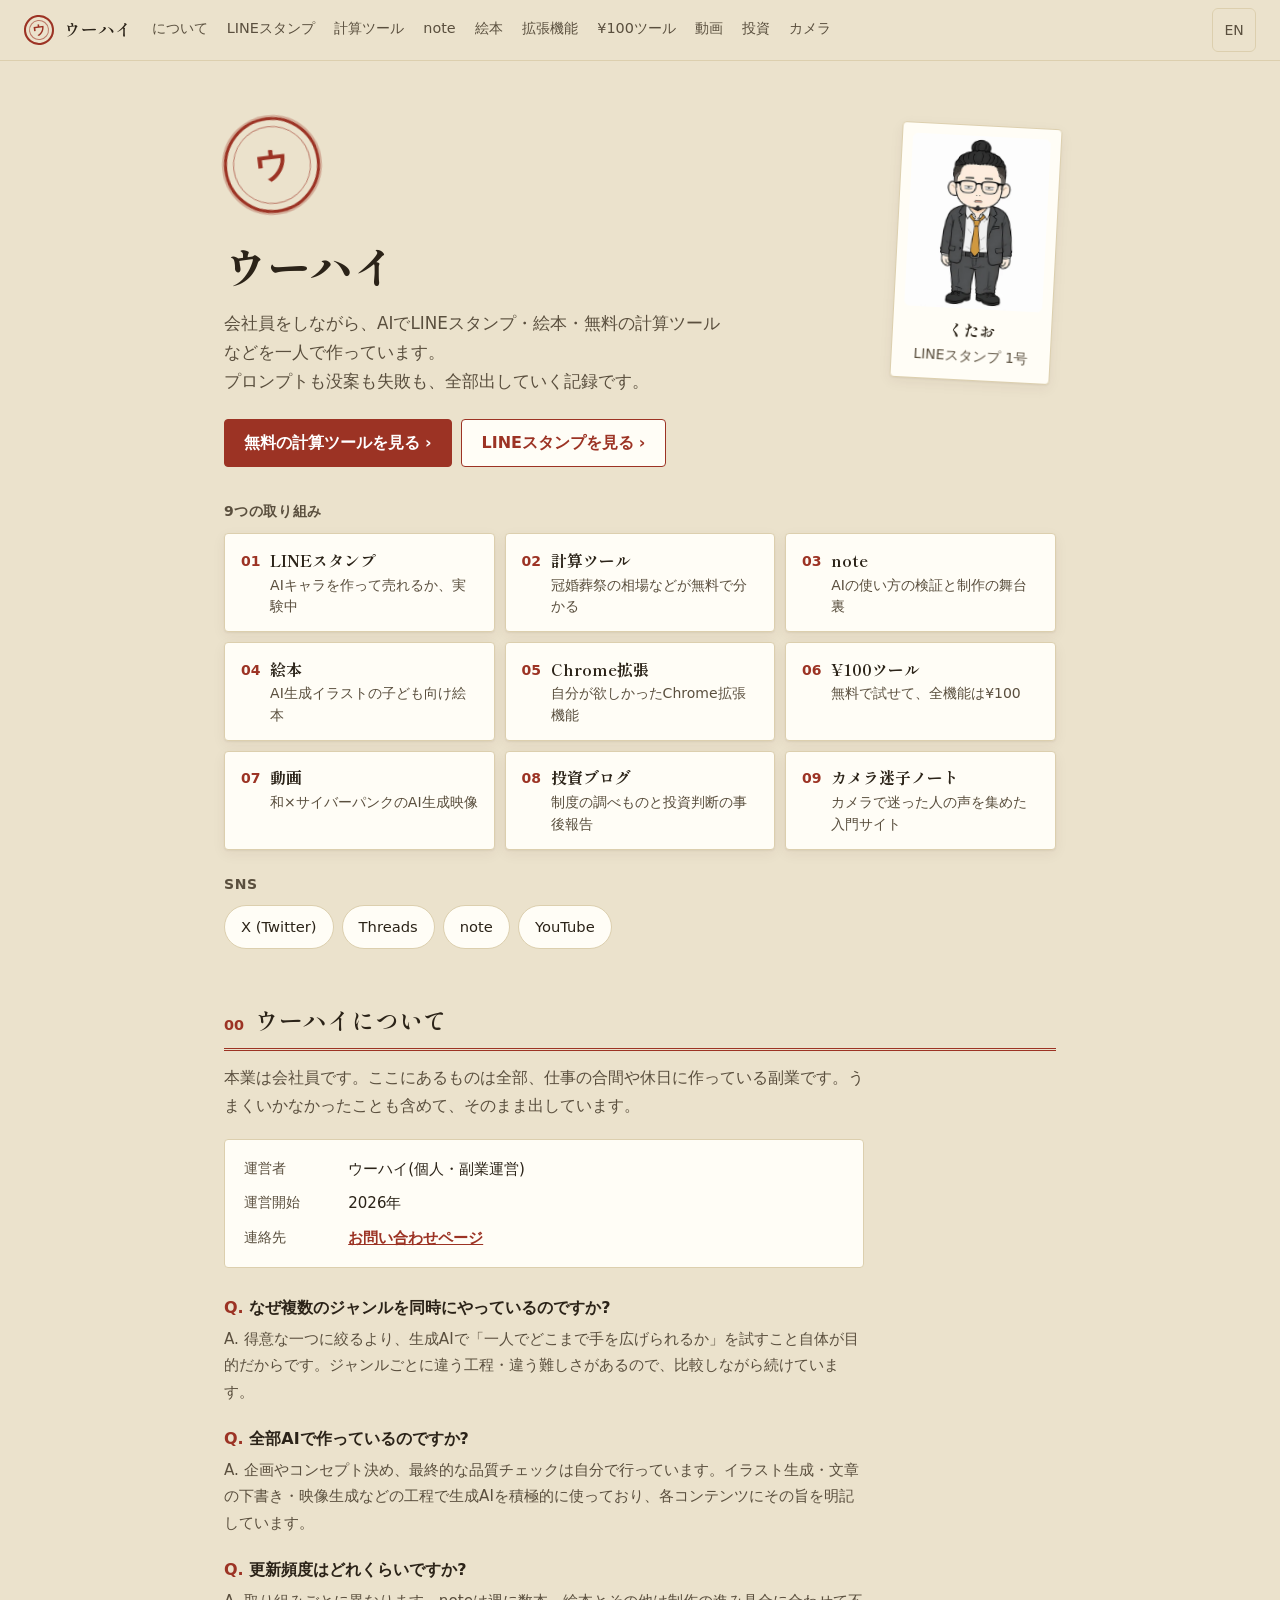
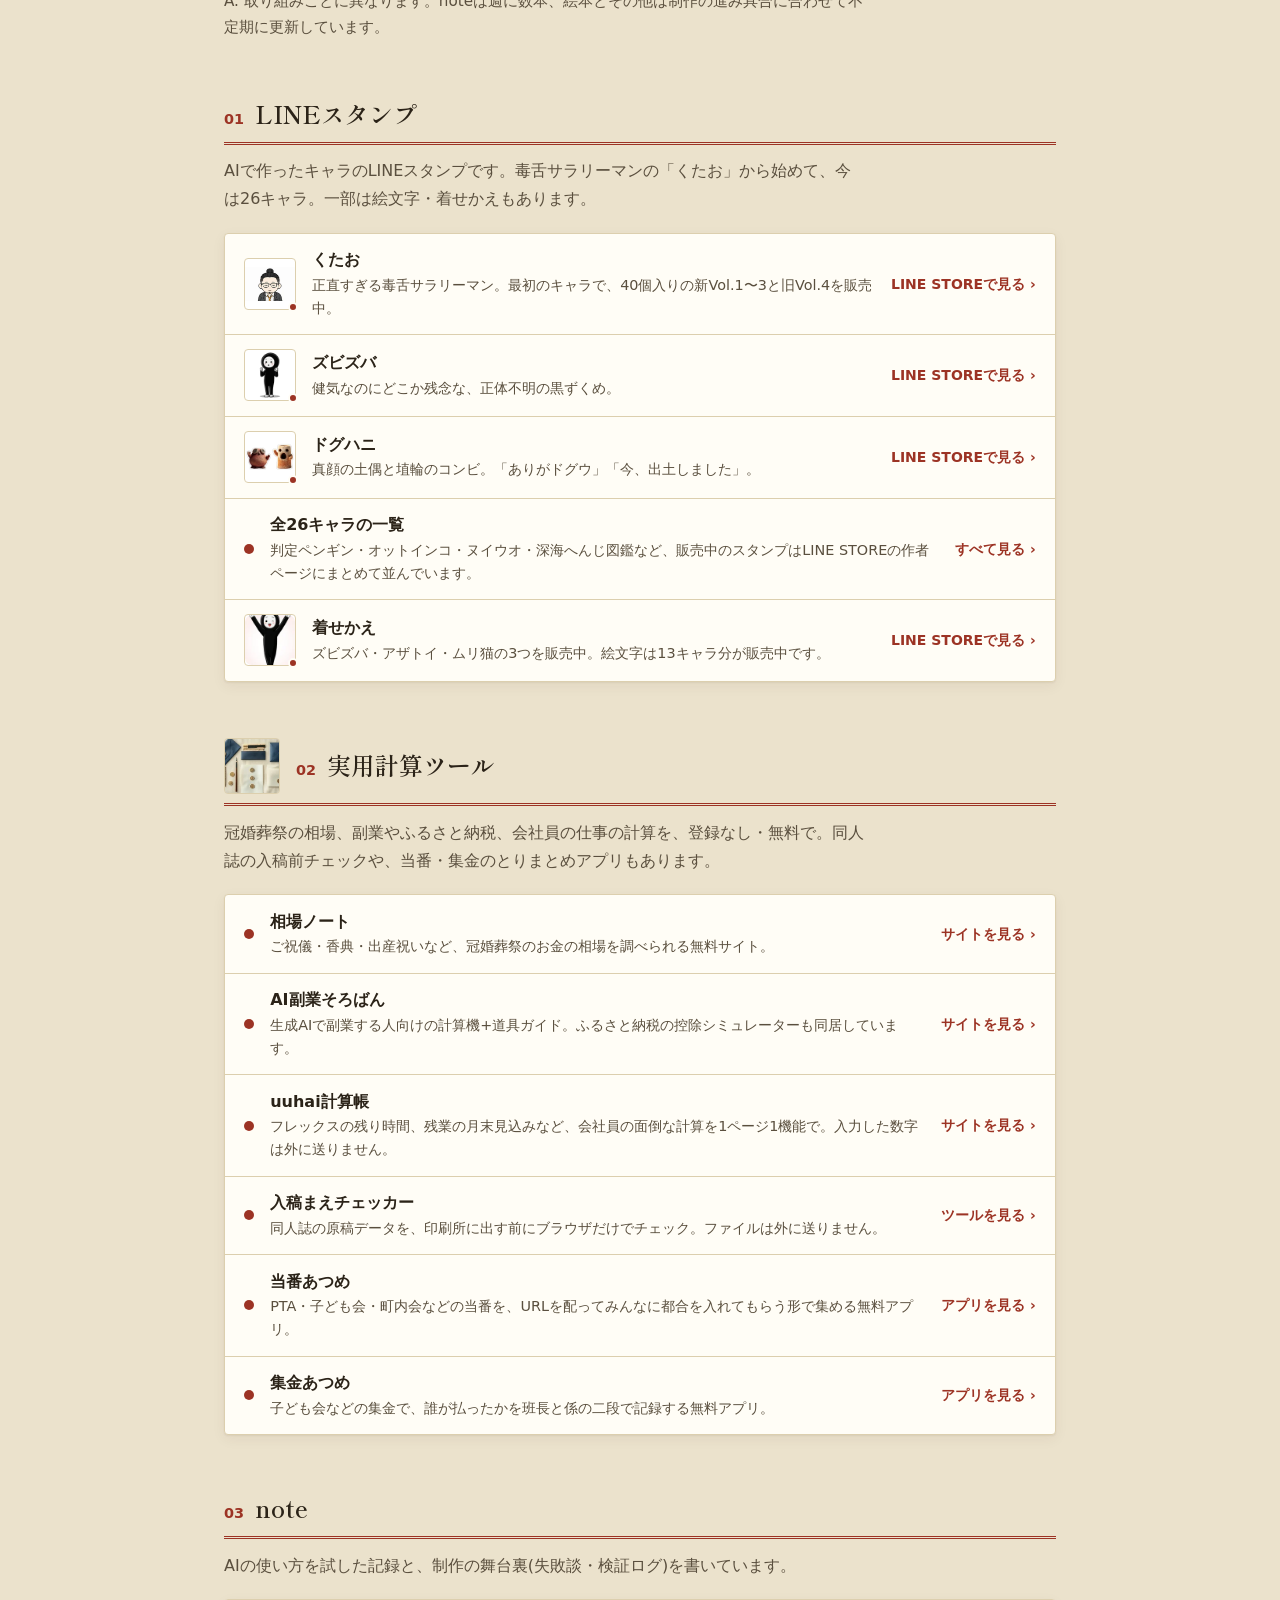
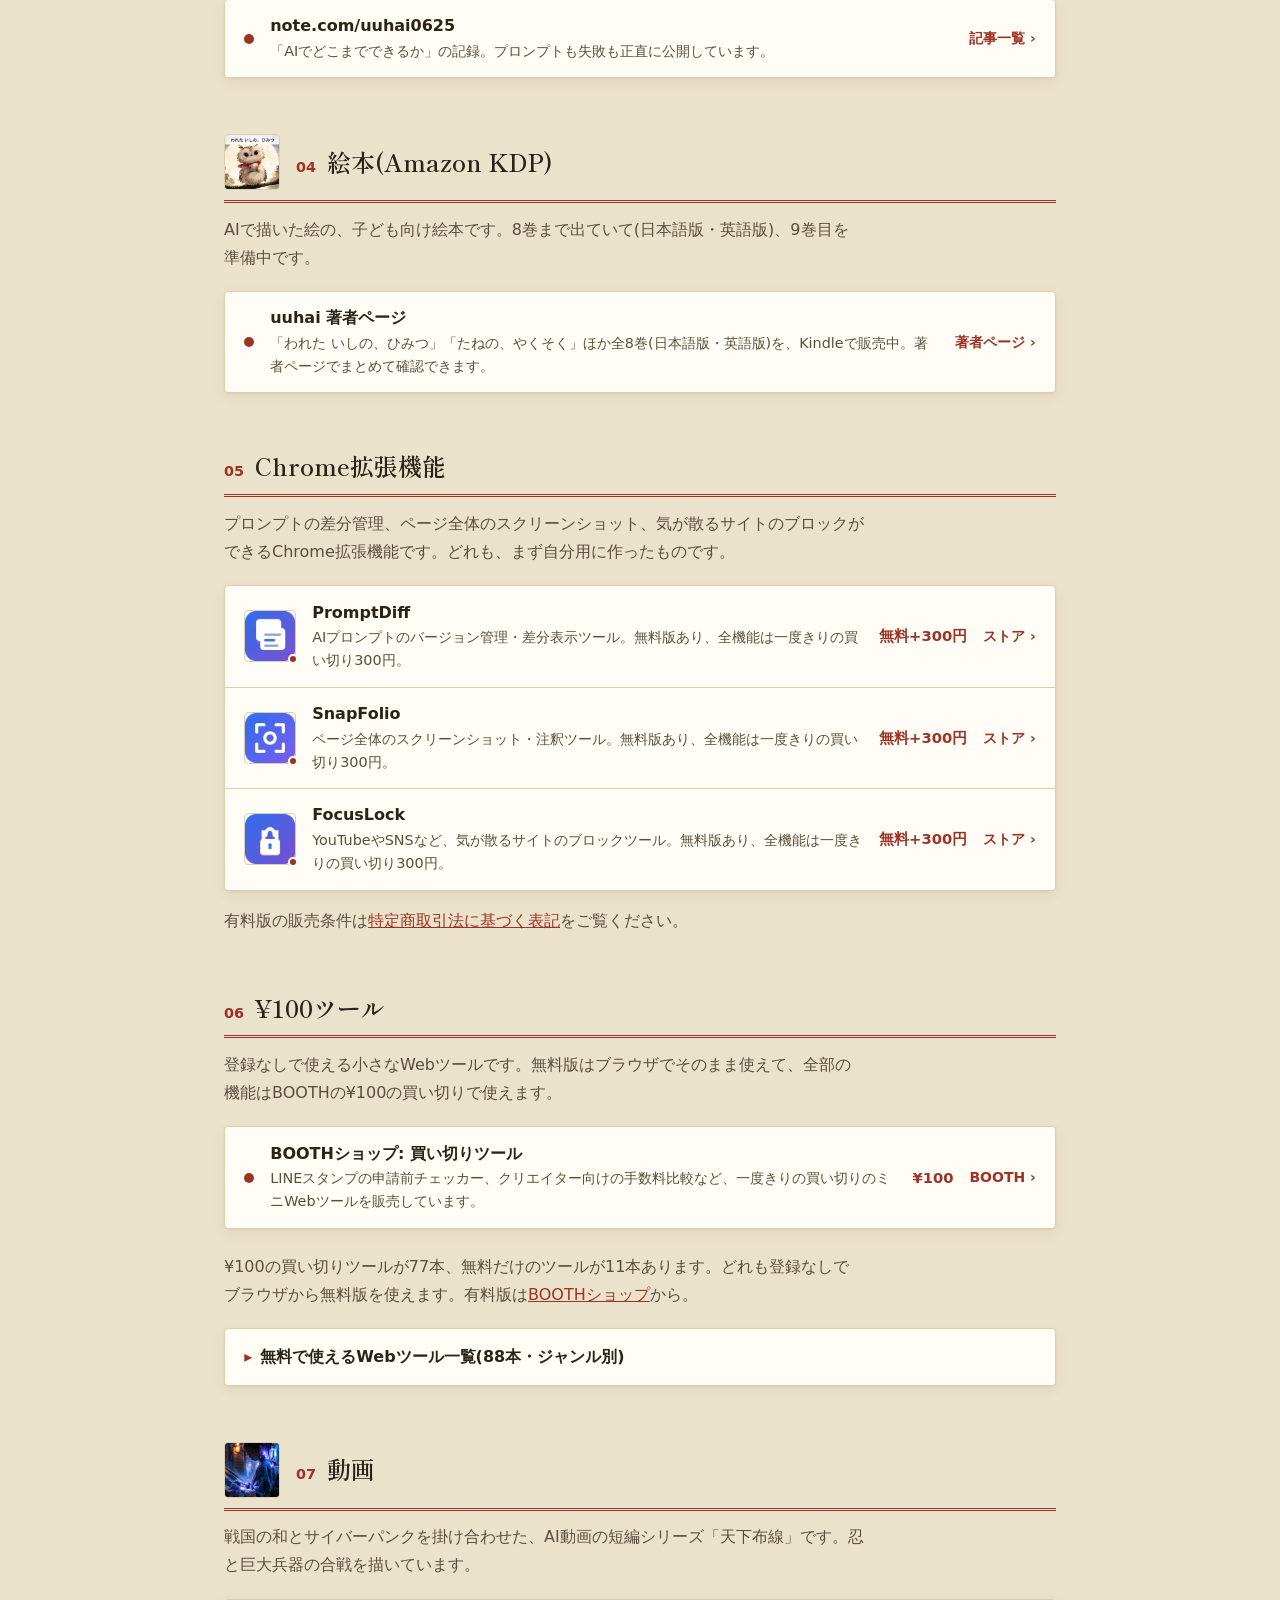
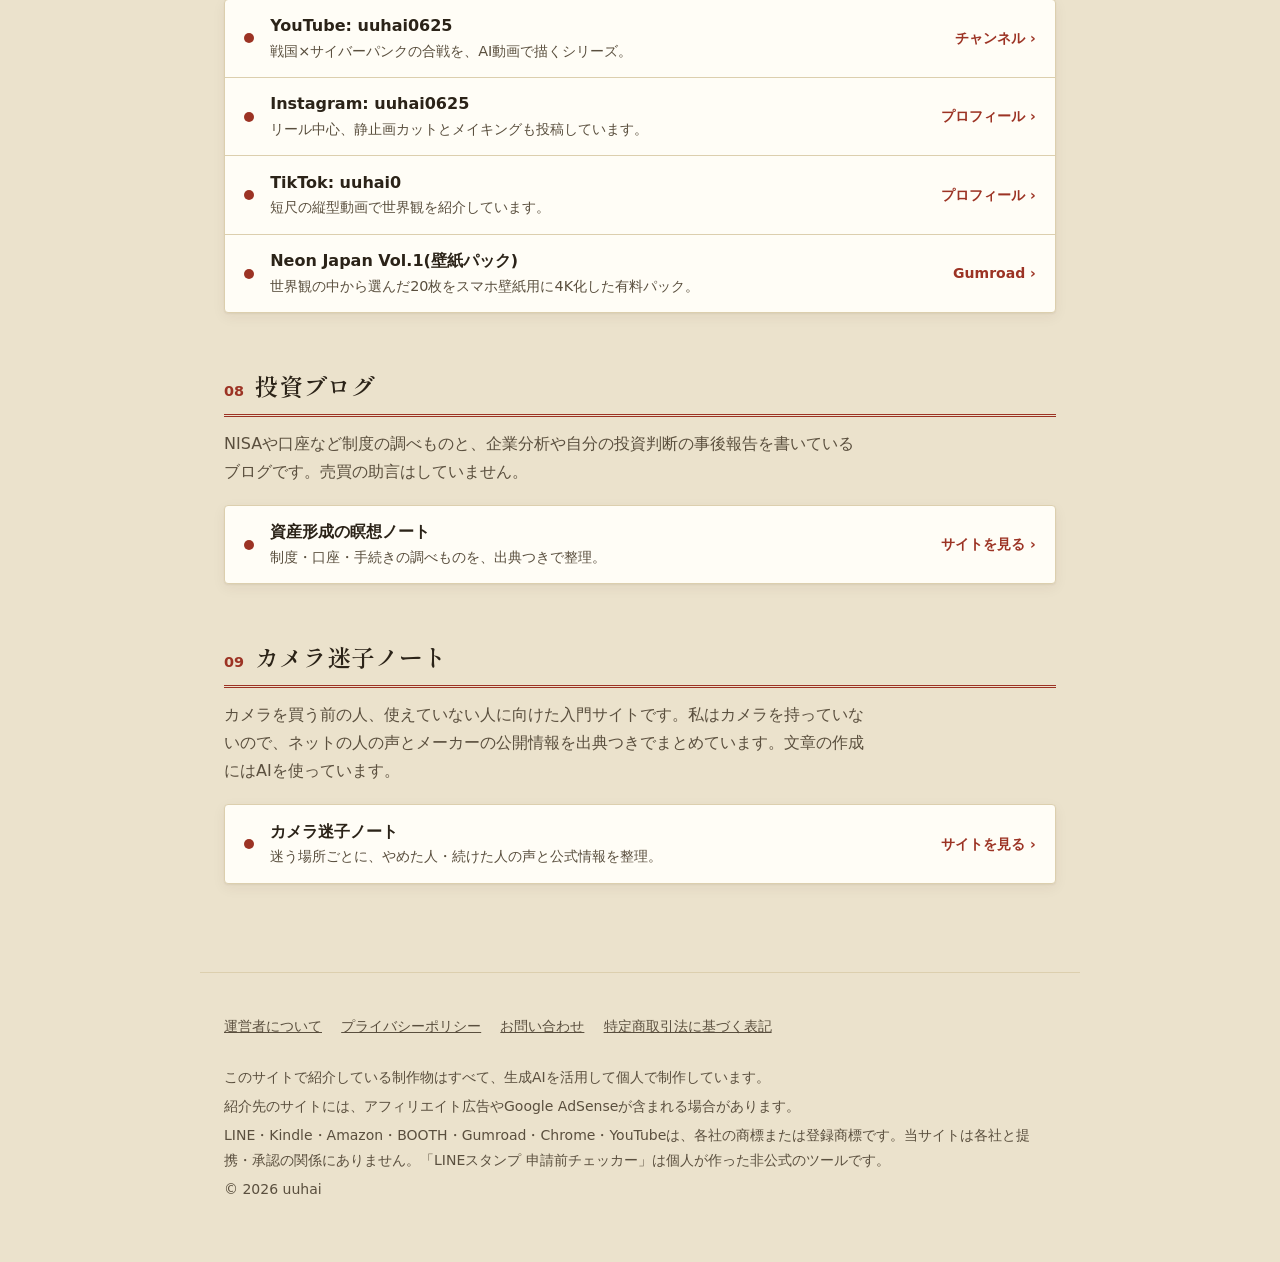
<file: index.html>
<!DOCTYPE html>
<html lang="ja">
<head>
<script>
  (function() {
    var GA_ID = 'G-BXECWPFR73';
    var isLocalDev = ['localhost', '127.0.0.1', ''].includes(location.hostname);
    if (isLocalDev) return;
    var s = document.createElement('script');
    s.async = true;
    s.src = 'https://www.googletagmanager.com/gtag/js?id=' + GA_ID;
    document.head.appendChild(s);
    window.dataLayer = window.dataLayer || [];
    function gtag(){ dataLayer.push(arguments); }
    gtag('js', new Date());
    gtag('config', GA_ID);
  })();
</script>

<meta charset="UTF-8">
<meta name="viewport" content="width=device-width, initial-scale=1.0">
<meta name="color-scheme" content="light dark">
<meta name="theme-color" content="#ebe2cc" media="(prefers-color-scheme: light)">
<meta name="theme-color" content="#1d1a15" media="(prefers-color-scheme: dark)">
<title>ウーハイ | AIで作るLINEスタンプ・note・計算ツールまとめ</title>
<meta name="description" content="会社員をしながらAIでLINEスタンプ・無料の計算ツール・絵本・note・Chrome拡張機能・¥100ツールまで一人で作っているウーハイ(uuhai0625)の製作物まとめ。">
<link rel="alternate" hreflang="ja" href="https://uuhai0625.github.io/">
<link rel="alternate" hreflang="en" href="https://uuhai0625.github.io/en/">
<link rel="alternate" hreflang="x-default" href="https://uuhai0625.github.io/">
<link rel="canonical" href="https://uuhai0625.github.io/">
<meta property="og:type" content="website">
<meta property="og:site_name" content="ウーハイ">
<meta property="og:title" content="ウーハイ | AIで作るLINEスタンプ・note・計算ツールまとめ">
<meta property="og:description" content="会社員をしながらAIでLINEスタンプ・無料の計算ツール・絵本・note・Chrome拡張機能・¥100ツールまで一人で作っているウーハイ(uuhai0625)の製作物まとめ。">
<meta property="og:url" content="https://uuhai0625.github.io/">
<meta property="og:image" content="https://uuhai0625.github.io/images/og-ja.jpg?v=20261129">
<meta property="og:image:width" content="1200">
<meta property="og:image:height" content="630">
<meta property="og:image:alt" content="ウーハイ(uuhai0625) 会社員×AIの製作物まとめ。キャラのくたおのカード">
<meta property="og:locale" content="ja_JP">
<meta property="og:locale:alternate" content="en_US">
<meta name="twitter:card" content="summary_large_image">
<meta name="twitter:site" content="@uuhai0625">
<meta name="twitter:title" content="ウーハイ | AIで作るLINEスタンプ・note・計算ツールまとめ">
<meta name="twitter:description" content="会社員をしながらAIでLINEスタンプ・無料の計算ツール・絵本・note・Chrome拡張機能・¥100ツールまで一人で作っているウーハイ(uuhai0625)の製作物まとめ。">
<meta name="twitter:image" content="https://uuhai0625.github.io/images/og-ja.jpg?v=20261129">
<meta name="twitter:image:alt" content="ウーハイ(uuhai0625) 会社員×AIの製作物まとめ。キャラのくたおのカード">
<link rel="preconnect" href="https://fonts.googleapis.com">
<link rel="preconnect" href="https://fonts.gstatic.com" crossorigin>
<!-- Mincho is subset to heading characters only (kana + ASCII + heading kanji). If a new heading uses a kanji not in this list it falls back to the system serif; regenerate this URL. -->
<link href="https://fonts.googleapis.com/css2?family=Shippori+Mincho:wght@600;800&amp;display=swap&amp;text=%20%21%22%23%24%25%26%27%28%29%2A%2B%2C-.%2F0123456789%3A%3B%3C%3D%3E%3F%40ABCDEFGHIJKLMNOPQRSTUVWXYZ%5B%5C%5D%5E_%60abcdefghijklmnopqrstuvwxyz%7B%7C%7D~%E2%80%A6%E3%80%81%E3%80%82%E3%80%8C%E3%80%8D%E3%80%8E%E3%80%8F%E3%80%9C%E3%81%81%E3%81%82%E3%81%83%E3%81%84%E3%81%85%E3%81%86%E3%81%87%E3%81%88%E3%81%89%E3%81%8A%E3%81%8B%E3%81%8C%E3%81%8D%E3%81%8E%E3%81%8F%E3%81%90%E3%81%91%E3%81%92%E3%81%93%E3%81%94%E3%81%95%E3%81%96%E3%81%97%E3%81%98%E3%81%99%E3%81%9A%E3%81%9B%E3%81%9C%E3%81%9D%E3%81%9E%E3%81%9F%E3%81%A0%E3%81%A1%E3%81%A2%E3%81%A3%E3%81%A4%E3%81%A5%E3%81%A6%E3%81%A7%E3%81%A8%E3%81%A9%E3%81%AA%E3%81%AB%E3%81%AC%E3%81%AD%E3%81%AE%E3%81%AF%E3%81%B0%E3%81%B1%E3%81%B2%E3%81%B3%E3%81%B4%E3%81%B5%E3%81%B6%E3%81%B7%E3%81%B8%E3%81%B9%E3%81%BA%E3%81%BB%E3%81%BC%E3%81%BD%E3%81%BE%E3%81%BF%E3%82%80%E3%82%81%E3%82%82%E3%82%83%E3%82%84%E3%82%85%E3%82%86%E3%82%87%E3%82%88%E3%82%89%E3%82%8A%E3%82%8B%E3%82%8C%E3%82%8D%E3%82%8E%E3%82%8F%E3%82%90%E3%82%91%E3%82%92%E3%82%93%E3%82%94%E3%82%95%E3%82%96%E3%82%A1%E3%82%A2%E3%82%A3%E3%82%A4%E3%82%A5%E3%82%A6%E3%82%A7%E3%82%A8%E3%82%A9%E3%82%AA%E3%82%AB%E3%82%AC%E3%82%AD%E3%82%AE%E3%82%AF%E3%82%B0%E3%82%B1%E3%82%B2%E3%82%B3%E3%82%B4%E3%82%B5%E3%82%B6%E3%82%B7%E3%82%B8%E3%82%B9%E3%82%BA%E3%82%BB%E3%82%BC%E3%82%BD%E3%82%BE%E3%82%BF%E3%83%80%E3%83%81%E3%83%82%E3%83%83%E3%83%84%E3%83%85%E3%83%86%E3%83%87%E3%83%88%E3%83%89%E3%83%8A%E3%83%8B%E3%83%8C%E3%83%8D%E3%83%8E%E3%83%8F%E3%83%90%E3%83%91%E3%83%92%E3%83%93%E3%83%94%E3%83%95%E3%83%96%E3%83%97%E3%83%98%E3%83%99%E3%83%9A%E3%83%9B%E3%83%9C%E3%83%9D%E3%83%9E%E3%83%9F%E3%83%A0%E3%83%A1%E3%83%A2%E3%83%A3%E3%83%A4%E3%83%A5%E3%83%A6%E3%83%A7%E3%83%A8%E3%83%A9%E3%83%AA%E3%83%AB%E3%83%AC%E3%83%AD%E3%83%AE%E3%83%AF%E3%83%B0%E3%83%B1%E3%83%B2%E3%83%B3%E3%83%B4%E3%83%B5%E3%83%B6%E3%83%B7%E3%83%B8%E3%83%B9%E3%83%BA%E3%83%BB%E3%83%BC%E4%BA%8B%E4%BA%BA%E4%BD%9C%E4%BF%A1%E5%80%8B%E5%85%8D%E5%88%87%E5%8B%95%E5%8F%96%E5%90%88%E5%91%8A%E5%95%8F%E5%A0%B1%E5%A4%89%E5%A4%96%E5%AD%90%E5%AE%9F%E5%BA%83%E5%BC%B5%E6%83%85%E6%89%B1%E6%8A%95%E6%8B%A1%E6%97%A7%E6%9B%B4%E6%9C%AC%E6%9E%90%E6%A8%A9%E6%A9%9F%E7%94%A8%E7%94%BB%E7%AE%97%E7%B5%A1%E7%B5%B5%E8%83%BD%E8%91%97%E8%A7%A3%E8%A8%88%E8%B2%AC%E8%B2%B7%E8%B3%87%E8%BF%B7%E9%80%81%E9%80%A3%E9%83%A8%E9%85%8D%E9%A0%85%C2%A5" rel="stylesheet">
<link rel="stylesheet" href="style.css?v=20261129d">
<link rel="icon" href="/favicon.png" type="image/png" sizes="192x192">
<script type="application/ld+json">
{"@context": "https://schema.org", "@graph": [{"@type": "WebSite", "@id": "https://uuhai0625.github.io/#website", "name": "ウーハイ", "alternateName": "uuhai0625", "url": "https://uuhai0625.github.io/", "inLanguage": "ja", "publisher": {"@id": "https://uuhai0625.github.io/#person"}}, {"@type": "Person", "@id": "https://uuhai0625.github.io/#person", "name": "ウーハイ", "alternateName": ["uuhai", "uuhai0625"], "url": "https://uuhai0625.github.io/", "sameAs": ["https://x.com/uuhai0625", "https://www.threads.com/@uuhai0625", "https://note.com/uuhai0625", "https://www.youtube.com/@uuhai0625"]}]}
</script>
</head>
<body>
<a class="skip-link" href="#main">本文へ移動</a>

<header class="masthead">
  <a class="masthead-brand" href="#top">
    <span class="seal seal--mini" aria-hidden="true"><span>ウ</span></span>
    <span class="masthead-name">ウーハイ</span>
  </a>
  <div class="toc-wrap">
    <nav class="toc" aria-label="目次">
      <a href="#about">について</a>
      <a href="#line-stamp">LINEスタンプ</a>
      <a href="#calc-tools">計算ツール</a>
      <a href="#note">note</a>
      <a href="#ehon">絵本</a>
      <a href="#extensions">拡張機能</a>
      <a href="#buyonce">¥100ツール</a>
      <a href="#video">動画</a>
      <a href="#invest">投資</a>
      <a href="#camera">カメラ</a>
    </nav>
  </div>
  <a class="lang-switch" href="en/" hreflang="en" lang="en">EN</a>
</header>

<div class="hero" id="top">
  <div class="hero-text">
    <div class="seal" aria-hidden="true"><span>ウ</span></div>
    <h1>ウーハイ</h1>
    <p class="tagline">会社員をしながら、AIでLINEスタンプ・絵本・無料の計算ツールなどを一人で作っています。<br>プロンプトも没案も失敗も、全部出していく記録です。</p>
    <div class="hero-cta">
      <a class="cta cta--primary" href="#calc-tools">無料の計算ツールを見る</a>
      <a class="cta" href="#line-stamp">LINEスタンプを見る</a>
    </div>
  </div>
  <div class="id-card" aria-hidden="true">
    <div class="id-photo"><img src="images/kutao-hero.webp" alt="" width="400" height="500" decoding="async"></div>
    <p class="id-name">くたお</p>
    <p class="id-role">LINEスタンプ 1号</p>
  </div>
</div>

<p class="quicklinks-label" id="ql-label">9つの取り組み</p>
<nav class="quicklinks" aria-labelledby="ql-label">
  <a class="quicklink" href="#line-stamp">
    <span class="quicklink-no">01</span>
    <span class="quicklink-title">LINEスタンプ</span>
    <span class="quicklink-desc">AIキャラを作って売れるか、実験中</span>
  </a>
  <a class="quicklink" href="#calc-tools">
    <span class="quicklink-no">02</span>
    <span class="quicklink-title">計算ツール</span>
    <span class="quicklink-desc">冠婚葬祭の相場などが無料で分かる</span>
  </a>
  <a class="quicklink" href="#note">
    <span class="quicklink-no">03</span>
    <span class="quicklink-title">note</span>
    <span class="quicklink-desc">AIの使い方の検証と制作の舞台裏</span>
  </a>
  <a class="quicklink" href="#ehon">
    <span class="quicklink-no">04</span>
    <span class="quicklink-title">絵本</span>
    <span class="quicklink-desc">AI生成イラストの子ども向け絵本</span>
  </a>
  <a class="quicklink" href="#extensions">
    <span class="quicklink-no">05</span>
    <span class="quicklink-title">Chrome拡張</span>
    <span class="quicklink-desc">自分が欲しかったChrome拡張機能</span>
  </a>
  <a class="quicklink" href="#buyonce">
    <span class="quicklink-no">06</span>
    <span class="quicklink-title">¥100ツール</span>
    <span class="quicklink-desc">無料で試せて、全機能は¥100</span>
  </a>
  <a class="quicklink" href="#video">
    <span class="quicklink-no">07</span>
    <span class="quicklink-title">動画</span>
    <span class="quicklink-desc">和×サイバーパンクのAI生成映像</span>
  </a>
  <a class="quicklink" href="#invest">
    <span class="quicklink-no">08</span>
    <span class="quicklink-title">投資ブログ</span>
    <span class="quicklink-desc">制度の調べものと投資判断の事後報告</span>
  </a>
  <a class="quicklink" href="#camera">
    <span class="quicklink-no">09</span>
    <span class="quicklink-title">カメラ迷子ノート</span>
    <span class="quicklink-desc">カメラで迷った人の声を集めた入門サイト</span>
  </a>
</nav>
<div class="social-block">
  <p class="quicklinks-label" id="sns-label">SNS</p>
  <nav class="social-links" aria-labelledby="sns-label">
      <a href="https://x.com/uuhai0625" target="_blank" rel="noopener">X (Twitter)</a>
      <a href="https://www.threads.com/@uuhai0625" target="_blank" rel="noopener">Threads</a>
      <a href="https://note.com/uuhai0625" target="_blank" rel="noopener">note</a>
      <a href="https://www.youtube.com/@uuhai0625" target="_blank" rel="noopener">YouTube</a>
    </nav>
</div>

<main id="main" tabindex="-1">

  <section class="entry" id="about">
    <div class="entry-head">
      <span class="entry-head-text">
        <span class="folio" aria-hidden="true">00</span>
        <h2>ウーハイについて</h2>
      </span>
    </div>
    <p class="lead">本業は会社員です。ここにあるものは全部、仕事の合間や休日に作っている副業です。うまくいかなかったことも含めて、そのまま出しています。</p>

    <dl class="about-meta">
      <div><dt>運営者</dt><dd>ウーハイ(個人・副業運営)</dd></div>
      <div><dt>運営開始</dt><dd>2026年</dd></div>
      <div><dt>連絡先</dt><dd><a href="contact.html">お問い合わせページ</a></dd></div>
    </dl>

    <dl class="faq">
      <div class="faq-item">
        <dt>なぜ複数のジャンルを同時にやっているのですか?</dt>
        <dd>得意な一つに絞るより、生成AIで「一人でどこまで手を広げられるか」を試すこと自体が目的だからです。ジャンルごとに違う工程・違う難しさがあるので、比較しながら続けています。</dd>
      </div>
      <div class="faq-item">
        <dt>全部AIで作っているのですか?</dt>
        <dd>企画やコンセプト決め、最終的な品質チェックは自分で行っています。イラスト生成・文章の下書き・映像生成などの工程で生成AIを積極的に使っており、各コンテンツにその旨を明記しています。</dd>
      </div>
      <div class="faq-item">
        <dt>更新頻度はどれくらいですか?</dt>
        <dd>取り組みごとに異なります。noteは週に数本、絵本とその他は制作の進み具合に合わせて不定期に更新しています。</dd>
      </div>
    </dl>
  </section>

  <section class="entry" id="line-stamp">
    <div class="entry-head">
      <span class="entry-head-text">
        <span class="folio" aria-hidden="true">01</span>
        <h2>LINEスタンプ</h2>
      </span>
    </div>
    <p class="lead">AIで作ったキャラのLINEスタンプです。毒舌サラリーマンの「くたお」から始めて、今は26キャラ。一部は絵文字・着せかえもあります。</p>
    <div class="sheet">
      <a class="row" href="https://store.line.me/stickershop/author/6489609/ja" target="_blank" rel="noopener">
        <span class="row-avatar">
          <img src="images/kutao.webp" alt="" width="186" height="128" loading="lazy" decoding="async">
          <span class="stamp stamp--live" aria-hidden="true"></span>
        </span>
        <span class="row-body">
          <span class="row-title">くたお</span>
          <span class="row-desc">正直すぎる毒舌サラリーマン。最初のキャラで、40個入りの新Vol.1〜3と旧Vol.4を販売中。</span>
        </span>
        <span class="row-status">LINE STOREで見る</span>
      </a>
      <a class="row" href="https://store.line.me/stickershop/product/36401193/ja" target="_blank" rel="noopener">
        <span class="row-avatar">
          <img src="images/zubizuba.webp" alt="" width="128" height="128" loading="lazy" decoding="async">
          <span class="stamp stamp--live" aria-hidden="true"></span>
        </span>
        <span class="row-body">
          <span class="row-title">ズビズバ</span>
          <span class="row-desc">健気なのにどこか残念な、正体不明の黒ずくめ。</span>
        </span>
        <span class="row-status">LINE STOREで見る</span>
      </a>
      <a class="row" href="https://store.line.me/stickershop/product/37503154/ja" target="_blank" rel="noopener">
        <span class="row-avatar">
          <img src="images/doguhani.webp" alt="" width="128" height="128" loading="lazy" decoding="async">
          <span class="stamp stamp--live" aria-hidden="true"></span>
        </span>
        <span class="row-body">
          <span class="row-title">ドグハニ</span>
          <span class="row-desc">真顔の土偶と埴輪のコンビ。「ありがドグウ」「今、出土しました」。</span>
        </span>
        <span class="row-status">LINE STOREで見る</span>
      </a>
      <a class="row" href="https://store.line.me/stickershop/author/6489609/ja" target="_blank" rel="noopener">
        <span class="stamp stamp--live" aria-hidden="true"></span>
        <span class="row-body">
          <span class="row-title">全26キャラの一覧</span>
          <span class="row-desc">判定ペンギン・オットインコ・ヌイウオ・深海へんじ図鑑など、販売中のスタンプはLINE STOREの作者ページにまとめて並んでいます。</span>
        </span>
        <span class="row-status">すべて見る</span>
      </a>
      <a class="row" href="https://store.line.me/themeshop/author/12611064/ja" target="_blank" rel="noopener">
        <span class="row-avatar">
          <img src="images/kisekae.webp" alt="" width="128" height="128" loading="lazy" decoding="async">
          <span class="stamp stamp--live" aria-hidden="true"></span>
        </span>
        <span class="row-body">
          <span class="row-title">着せかえ</span>
          <span class="row-desc">ズビズバ・アザトイ・ムリ猫の3つを販売中。絵文字は13キャラ分が販売中です。</span>
        </span>
        <span class="row-status">LINE STOREで見る</span>
      </a>
    </div>
  </section>

<section class="entry" id="calc-tools">
    <div class="entry-head">
      <span class="pinned-photo" aria-hidden="true"><img src="images/calc-tools.webp" alt="" width="305" height="160" loading="lazy" decoding="async"></span>
      <span class="entry-head-text">
        <span class="folio" aria-hidden="true">02</span>
        <h2>実用計算ツール</h2>
      </span>
    </div>
    <p class="lead">冠婚葬祭の相場、副業やふるさと納税、会社員の仕事の計算を、登録なし・無料で。同人誌の入稿前チェックや、当番・集金のとりまとめアプリもあります。</p>
    <div class="sheet">
      <a class="row" href="https://uuhai0625.github.io/life-event-calculators/" target="_blank" rel="noopener">
        <span class="stamp stamp--live" aria-hidden="true"></span>
        <span class="row-body">
          <span class="row-title">相場ノート</span>
          <span class="row-desc">ご祝儀・香典・出産祝いなど、冠婚葬祭のお金の相場を調べられる無料サイト。</span>
        </span>
        <span class="row-status">サイトを見る</span>
      </a>
      <a class="row" href="https://uuhai0625.github.io/side-hustle-calculators/" target="_blank" rel="noopener">
        <span class="stamp stamp--live" aria-hidden="true"></span>
        <span class="row-body">
          <span class="row-title">AI副業そろばん</span>
          <span class="row-desc">生成AIで副業する人向けの計算機+道具ガイド。ふるさと納税の控除シミュレーターも同居しています。</span>
        </span>
        <span class="row-status">サイトを見る</span>
      </a>
      <a class="row" href="https://uuhai-keisan.github.io/" target="_blank" rel="noopener">
        <span class="stamp stamp--live" aria-hidden="true"></span>
        <span class="row-body">
          <span class="row-title">uuhai計算帳</span>
          <span class="row-desc">フレックスの残り時間、残業の月末見込みなど、会社員の面倒な計算を1ページ1機能で。入力した数字は外に送りません。</span>
        </span>
        <span class="row-status">サイトを見る</span>
      </a>
      <a class="row" href="https://uuhai0625.github.io/nyuko-checker/" target="_blank" rel="noopener">
        <span class="stamp stamp--live" aria-hidden="true"></span>
        <span class="row-body">
          <span class="row-title">入稿まえチェッカー</span>
          <span class="row-desc">同人誌の原稿データを、印刷所に出す前にブラウザだけでチェック。ファイルは外に送りません。</span>
        </span>
        <span class="row-status">ツールを見る</span>
      </a>
      <a class="row" href="https://touban-atsume.uuhai0625.workers.dev/" target="_blank" rel="noopener">
        <span class="stamp stamp--live" aria-hidden="true"></span>
        <span class="row-body">
          <span class="row-title">当番あつめ</span>
          <span class="row-desc">PTA・子ども会・町内会などの当番を、URLを配ってみんなに都合を入れてもらう形で集める無料アプリ。</span>
        </span>
        <span class="row-status">アプリを見る</span>
      </a>
      <a class="row" href="https://shuukin-atsume.uuhai0625.workers.dev/" target="_blank" rel="noopener">
        <span class="stamp stamp--live" aria-hidden="true"></span>
        <span class="row-body">
          <span class="row-title">集金あつめ</span>
          <span class="row-desc">子ども会などの集金で、誰が払ったかを班長と係の二段で記録する無料アプリ。</span>
        </span>
        <span class="row-status">アプリを見る</span>
      </a>
    </div>
  </section>

<section class="entry" id="note">
    <div class="entry-head">
      <span class="entry-head-text">
        <span class="folio" aria-hidden="true">03</span>
        <h2>note</h2>
      </span>
    </div>
    <p class="lead">AIの使い方を試した記録と、制作の舞台裏(失敗談・検証ログ)を書いています。</p>
    <div class="sheet">
      <a class="row" href="https://note.com/uuhai0625" target="_blank" rel="noopener">
        <span class="stamp stamp--live" aria-hidden="true"></span>
        <span class="row-body">
          <span class="row-title">note.com/uuhai0625</span>
          <span class="row-desc">「AIでどこまでできるか」の記録。プロンプトも失敗も正直に公開しています。</span>
        </span>
        <span class="row-status">記事一覧</span>
      </a>
    </div>
  </section>

<section class="entry" id="ehon">
    <div class="entry-head">
      <span class="pinned-photo" aria-hidden="true"><img src="images/ehon-cover.webp" alt="" width="240" height="160" loading="lazy" decoding="async"></span>
      <span class="entry-head-text">
        <span class="folio" aria-hidden="true">04</span>
        <h2>絵本(Amazon KDP)</h2>
      </span>
    </div>
    <p class="lead">AIで描いた絵の、子ども向け絵本です。8巻まで出ていて(日本語版・英語版)、9巻目を準備中です。</p>
    <div class="sheet">
      <a class="row" href="https://www.amazon.co.jp/stores/uuhai/author/B0HDM4SZH3" target="_blank" rel="noopener">
        <span class="stamp stamp--live" aria-hidden="true"></span>
        <span class="row-body">
          <span class="row-title">uuhai 著者ページ</span>
          <span class="row-desc">「われた いしの、ひみつ」「たねの、やくそく」ほか全8巻(日本語版・英語版)を、Kindleで販売中。著者ページでまとめて確認できます。</span>
        </span>
        <span class="row-status">著者ページ</span>
      </a>
    </div>
  </section>

<section class="entry" id="extensions">
    <div class="entry-head">
      <span class="entry-head-text">
        <span class="folio" aria-hidden="true">05</span>
        <h2>Chrome拡張機能</h2>
      </span>
    </div>
    <p class="lead">プロンプトの差分管理、ページ全体のスクリーンショット、気が散るサイトのブロックができるChrome拡張機能です。どれも、まず自分用に作ったものです。</p>
    <div class="sheet">
      <a class="row" href="https://chromewebstore.google.com/detail/promptdiff/ceagibdnjhkigjfmbomhclkndefoebaf" target="_blank" rel="noopener">
        <span class="row-avatar">
          <img src="images/promptdiff.webp" alt="" width="128" height="128" loading="lazy" decoding="async">
          <span class="stamp stamp--live" aria-hidden="true"></span>
        </span>
        <span class="row-body">
          <span class="row-title">PromptDiff</span>
          <span class="row-desc">AIプロンプトのバージョン管理・差分表示ツール。無料版あり、全機能は一度きりの買い切り300円。</span>
        </span>
        <span class="row-meta">無料+300円</span>
        <span class="row-status">ストア</span>
      </a>
      <a class="row" href="https://chromewebstore.google.com/detail/snapfolio/hplhhidmfaeldbjilenkiadpmfcoeige" target="_blank" rel="noopener">
        <span class="row-avatar">
          <img src="images/snapfolio.webp" alt="" width="128" height="128" loading="lazy" decoding="async">
          <span class="stamp stamp--live" aria-hidden="true"></span>
        </span>
        <span class="row-body">
          <span class="row-title">SnapFolio</span>
          <span class="row-desc">ページ全体のスクリーンショット・注釈ツール。無料版あり、全機能は一度きりの買い切り300円。</span>
        </span>
        <span class="row-meta">無料+300円</span>
        <span class="row-status">ストア</span>
      </a>
      <a class="row" href="https://chromewebstore.google.com/detail/focuslock/bmeojlhkdoingpaiifaoknneckgpkmfb" target="_blank" rel="noopener">
        <span class="row-avatar">
          <img src="images/focuslock.webp" alt="" width="128" height="128" loading="lazy" decoding="async">
          <span class="stamp stamp--live" aria-hidden="true"></span>
        </span>
        <span class="row-body">
          <span class="row-title">FocusLock</span>
          <span class="row-desc">YouTubeやSNSなど、気が散るサイトのブロックツール。無料版あり、全機能は一度きりの買い切り300円。</span>
        </span>
        <span class="row-meta">無料+300円</span>
        <span class="row-status">ストア</span>
      </a>
    </div>
    <p class="lead" style="margin-top:1rem">有料版の販売条件は<a href="tokushoho.html">特定商取引法に基づく表記</a>をご覧ください。</p>
  </section>

<section class="entry" id="buyonce">
    <div class="entry-head">
      <span class="entry-head-text">
        <span class="folio" aria-hidden="true">06</span>
        <h2>¥100ツール</h2>
      </span>
    </div>
    <p class="lead">登録なしで使える小さなWebツールです。無料版はブラウザでそのまま使えて、全部の機能はBOOTHの¥100の買い切りで使えます。</p>
    <div class="sheet">
      <a class="row" href="https://uuhai0625.booth.pm/" target="_blank" rel="noopener">
        <span class="stamp stamp--live" aria-hidden="true"></span>
        <span class="row-body">
          <span class="row-title">BOOTHショップ: 買い切りツール</span>
          <span class="row-desc">LINEスタンプの申請前チェッカー、クリエイター向けの手数料比較など、一度きりの買い切りのミニWebツールを販売しています。</span>
        </span>
        <span class="row-meta">¥100</span>
        <span class="row-status">BOOTH</span>
      </a>
    </div>
    <p class="lead" style="margin-top:1.5rem;">¥100の買い切りツールが77本、無料だけのツールが11本あります。どれも登録なしでブラウザから無料版を使えます。有料版は<a href="https://uuhai0625.booth.pm/" target="_blank" rel="noopener">BOOTHショップ</a>から。</p>
    <details class="tool-index" id="free-tools">
      <summary class="tool-index-title">無料で使えるWebツール一覧(88本・ジャンル別)</summary>
      <h3>同人誌・即売会</h3>
      <ul role="list">
        <li><a href="https://uuhai0625.github.io/sehaba-calc/">同人誌 背幅計算</a></li>
        <li><a href="https://uuhai0625.github.io/hyoushi-template/">表紙テンプレートメーカー</a></li>
        <li><a href="https://uuhai0625.github.io/book-cover-maker/">ブックカバーメーカー</a></li>
        <li><a href="https://uuhai0625.github.io/postcard-template-maker/">ポストカードテンプレートメーカー</a></li>
        <li><a href="https://uuhai0625.github.io/koma-wari-template/">漫画コマ割りテンプレートメーカー</a></li>
        <li><a href="https://uuhai0625.github.io/genko-page-calc/">原稿用紙換算・小説ページ数計算</a></li>
        <li><a href="https://uuhai0625.github.io/tategaki-gazou/">縦書き画像メーカー(小説・SS・短歌)</a></li>
        <li><a href="https://uuhai0625.github.io/ss-meishi-print/">縦書きSS名刺プリント(小説・SS名刺を印刷)</a></li>
        <li><a href="https://uuhai0625.github.io/daiwari-maker/">台割作成ツール</a></li>
        <li><a href="https://uuhai0625.github.io/okuduke-maker/">奥付メーカー</a></li>
        <li><a href="https://uuhai0625.github.io/insatsu-bussuu-simulator/">印刷部数・損益分岐点シミュレーター</a></li>
        <li><a href="https://uuhai0625.github.io/nyuko-countdown/">入稿締切カウントダウン</a></li>
        <li><a href="https://uuhai0625.github.io/nyuko-checker/">入稿まえチェッカー(原稿データの入稿前チェック)</a></li>
        <li><a href="https://uuhai0625.github.io/doujin-okuzuke-maker/">同人誌 奥付メーカー</a></li>
        <li><a href="https://uuhai0625.github.io/oshinagaki-maker/">お品書きメーカー</a></li>
        <li><a href="https://uuhai0625.github.io/circle-cut-maker/">サークルカットメーカー</a></li>
        <li><a href="https://uuhai0625.github.io/circle-card-maker/">サークルカードメーカー</a></li>
        <li><a href="https://uuhai0625.github.io/circle-name-maker/">サークル名・ペンネームメーカー</a></li>
        <li><a href="https://uuhai0625.github.io/kokuchi-maker/">告知文・ハッシュタグメーカー</a></li>
        <li><a href="https://uuhai0625.github.io/event-mochimono-checklist/">イベント持ち物チェックリスト</a></li>
        <li><a href="https://uuhai0625.github.io/doujin-finance-visualizer/">同人活動 収支・経費シート</a></li>
      </ul>
      <h3>配信・VTuber・推し活</h3>
      <ul role="list">
        <li><a href="https://uuhai0625.github.io/vtuber-schedule/">VTuber週間配信スケジュール</a></li>
        <li><a href="https://uuhai0625.github.io/stream-timer/">配信用タイマー(OBS対応)</a></li>
        <li><a href="https://uuhai0625.github.io/uchiwa-moji-maker/">うちわ文字メーカー</a></li>
        <li><a href="https://uuhai0625.github.io/kanbadge-template/">缶バッジテンプレートメーカー</a></li>
        <li><a href="https://uuhai0625.github.io/itaba-simulator/">痛バの缶バッジ何個入る?シミュレーター</a></li>
        <li><a href="https://uuhai0625.github.io/toreca-template/">トレカテンプレートメーカー</a></li>
        <li><a href="https://uuhai0625.github.io/instant-photo-card/">インスタント写真風カードメーカー</a></li>
        <li><a href="https://uuhai0625.github.io/oshikatsu-meishi/">推し活名刺メーカー</a></li>
        <li><a href="https://uuhai0625.github.io/oshikatsu-nafuda/">推し活名札メーカー</a></li>
        <li><a href="https://uuhai0625.github.io/setlist-maker/">セトリ画像メーカー(歌枠・ライブ)</a></li>
        <li><a href="https://uuhai0625.github.io/jikoshoukai-card/">自己紹介カードメーカー</a></li>
        <li><a href="https://uuhai0625.github.io/countdown-image/">カウントダウン画像メーカー</a></li>
        <li><a href="https://uuhai0625.github.io/timetable-maker/">タイムテーブルメーカー(ライブ・対バン・イベント)</a></li>
      </ul>
      <h3>イラスト・LINEスタンプ</h3>
      <ul role="list">
        <li><a href="https://uuhai0625.github.io/illust-price-list/">イラスト料金表メーカー</a></li>
        <li><a href="https://uuhai0625.github.io/soukanzu-maker/">相関図メーカー</a></li>
        <li><a href="https://uuhai0625.github.io/watermark-maker/">透かし入れツール</a></li>
        <li><a href="https://uuhai0625.github.io/shuchusen-fukidashi/">集中線・吹き出しメーカー</a></li>
        <li><a href="https://uuhai0625.github.io/bunkatsu-toukou/">分割投稿メーカー(Instagram向け)</a></li>
        <li><a href="https://uuhai0625.github.io/line-stamp-resizer/">LINEスタンプ リサイズ</a></li>
        <li><a href="https://uuhai0625.github.io/line-stamp-checker/">LINEスタンプ 申請前チェッカー</a></li>
        <li><a href="https://uuhai0625.github.io/creator-net-income-calc/">クリエイター手取り計算機</a></li>
        <li><a href="https://uuhai0625.github.io/portrait-consent-generator/">肖像権使用同意書ジェネレーター</a></li>
      </ul>
      <h3>ハンドメイド・ネット販売</h3>
      <ul role="list">
        <li><a href="https://uuhai0625.github.io/nefuda-maker/">値札メーカー</a></li>
        <li><a href="https://uuhai0625.github.io/menu-hyo/">メニュー表メーカー</a></li>
        <li><a href="https://uuhai0625.github.io/accessory-daishi/">アクセサリー台紙メーカー</a></li>
        <li><a href="https://uuhai0625.github.io/handmade-genka/">ハンドメイド原価計算</a></li>
        <li><a href="https://uuhai0625.github.io/handmade-channel-fee-calc/">販路手数料シミュレーター</a></li>
        <li><a href="https://uuhai0625.github.io/cross-stitch-zuan/">クロスステッチ図案メーカー</a></li>
        <li><a href="https://uuhai0625.github.io/atena-label/">宛名ラベル作成</a></li>
      </ul>
      <h3>お店・仕事・暮らし</h3>
      <ul role="list">
        <li><a href="https://uuhai0625.github.io/eigyobi-calendar/">営業日カレンダー・臨時休業の張り紙</a></li>
        <li><a href="https://uuhai0625.github.io/salon-visit-card/">サロン来店カードメーカー</a></li>
        <li><a href="https://uuhai0625.github.io/noshi-maker/">のし紙メーカー</a></li>
        <li><a href="https://uuhai0625.github.io/pochibukuro-template/">ポチ袋テンプレートメーカー</a></li>
        <li><a href="https://uuhai0625.github.io/photo-calendar-maker/">写真カレンダーメーカー</a></li>
        <li><a href="https://uuhai0625.github.io/banquet-seating-allergen/">宴会配席表・アレルゲン仕込み票</a></li>
        <li><a href="https://uuhai0625.github.io/bingo-card-maker/">ビンゴカードメーカー</a></li>
        <li><a href="https://uuhai0625.github.io/seiriken-maker/">整理券・番号札メーカー</a></li>
        <li><a href="https://uuhai0625.github.io/kujibiki-maker/">くじ引きメーカー</a></li>
        <li><a href="https://uuhai0625.github.io/tournament-hyo/">トーナメント表作成ツール</a></li>
        <li><a href="https://uuhai0625.github.io/shoujo-maker/">賞状メーカー</a></li>
        <li><a href="https://uuhai0625.github.io/touban-hyo/">回る当番表メーカー</a></li>
        <li><a href="https://uuhai0625.github.io/jikanwari-maker/">時間割メーカー</a></li>
        <li><a href="https://uuhai0625.github.io/kondate-hyo/">献立表メーカー</a></li>
        <li><a href="https://uuhai0625.github.io/stamp-card-maker/">スタンプカードメーカー</a></li>
        <li><a href="https://uuhai0625.github.io/tezukuri-ticket/">手作りチケットメーカー</a></li>
        <li><a href="https://uuhai0625.github.io/kairanban-junban/">回覧板の順番表メーカー</a></li>
        <li><a href="https://touban-atsume.uuhai0625.workers.dev/">当番あつめ(URLを配るだけで当番の申し込みが集まる)</a></li>
        <li><a href="https://shuukin-atsume.uuhai0625.workers.dev/">集金あつめ(誰が払ったかを班長と係で記録できる集金表)</a></li>
        <li><a href="https://uuhai0625.github.io/shukin-hyo/">集金表メーカー</a></li>
        <li><a href="https://uuhai0625.github.io/yosegaki-template/">寄せ書きテンプレートメーカー</a></li>
        <li><a href="https://uuhai0625.github.io/koden-cho/">香典帳メーカー</a></li>
        <li><a href="https://uuhai0625.github.io/hanwake-maker/">班分けメーカー</a></li>
        <li><a href="https://uuhai0625.github.io/sougei-gas-seisan/">送迎ガソリン代の精算表メーカー</a></li>
        <li><a href="https://uuhai0625.github.io/shushi-houkokusho/">収支報告書メーカー</a></li>
        <li><a href="https://uuhai0625.github.io/kakeizu-maker/">家系図メーカー</a></li>
        <li><a href="https://uuhai0625.github.io/tabi-shiori/">旅のしおりメーカー</a></li>
        <li><a href="https://uuhai0625.github.io/soatari-shiaijun/">総当たり試合順メーカー</a></li>
        <li><a href="https://uuhai0625.github.io/doubles-ransuhyo/">ダブルス乱数表メーカー</a></li>
        <li><a href="https://uuhai0625.github.io/amidakuji-maker/">あみだくじメーカー</a></li>
        <li><a href="https://uuhai0625.github.io/sekifuda-maker/">席札メーカー</a></li>
        <li><a href="https://uuhai0625.github.io/word-search-maker/">ワードサーチメーカー</a></li>
        <li><a href="https://uuhai0625.github.io/nenpyo-maker/">年表メーカー</a></li>
        <li><a href="https://uuhai0625.github.io/scope-change-pack/">仕様変更・追加見積り協議パック</a></li>
        <li><a href="https://uuhai0625.github.io/mitsumorisho-maker/">見積書メーカー(計算チェックつき)</a></li>
        <li><a href="https://uuhai0625.github.io/zukai-maker/">図解メーカー(パワポで編集できる図形で保存)</a></li>
        <li><a href="https://uuhai0625.github.io/bunsho-checker/">文章チェッカー(表記ゆれ・敬語・誤字の確認)</a></li>
        <li><a href="https://uuhai0625.github.io/pet-handoff-card/">ペット引継ぎカード作成機</a></li>
      </ul>
    </details>
  </section>

<section class="entry" id="video">
    <div class="entry-head">
      <span class="pinned-photo" aria-hidden="true"><img src="images/video-still.webp" alt="" width="160" height="287" loading="lazy" decoding="async"></span>
      <span class="entry-head-text">
        <span class="folio" aria-hidden="true">07</span>
        <h2>動画</h2>
      </span>
    </div>
    <p class="lead">戦国の和とサイバーパンクを掛け合わせた、AI動画の短編シリーズ「天下布線」です。忍と巨大兵器の合戦を描いています。</p>
    <div class="sheet">
      <a class="row" href="https://www.youtube.com/@uuhai0625" target="_blank" rel="noopener">
        <span class="stamp stamp--live" aria-hidden="true"></span>
        <span class="row-body">
          <span class="row-title">YouTube: uuhai0625</span>
          <span class="row-desc">戦国×サイバーパンクの合戦を、AI動画で描くシリーズ。</span>
        </span>
        <span class="row-status">チャンネル</span>
      </a>
      <a class="row" href="https://www.instagram.com/uuhai0625/" target="_blank" rel="noopener">
        <span class="stamp stamp--live" aria-hidden="true"></span>
        <span class="row-body">
          <span class="row-title">Instagram: uuhai0625</span>
          <span class="row-desc">リール中心、静止画カットとメイキングも投稿しています。</span>
        </span>
        <span class="row-status">プロフィール</span>
      </a>
      <a class="row" href="https://www.tiktok.com/@uuhai0" target="_blank" rel="noopener">
        <span class="stamp stamp--live" aria-hidden="true"></span>
        <span class="row-body">
          <span class="row-title">TikTok: uuhai0</span>
          <span class="row-desc">短尺の縦型動画で世界観を紹介しています。</span>
        </span>
        <span class="row-status">プロフィール</span>
      </a>
      <a class="row" href="https://takwork.gumroad.com/l/neon-japan-vol1" target="_blank" rel="noopener">
        <span class="stamp stamp--live" aria-hidden="true"></span>
        <span class="row-body">
          <span class="row-title">Neon Japan Vol.1(壁紙パック)</span>
          <span class="row-desc">世界観の中から選んだ20枚をスマホ壁紙用に4K化した有料パック。</span>
        </span>
        <span class="row-status">Gumroad</span>
      </a>
    </div>
  </section>

<section class="entry" id="invest">
    <div class="entry-head">
      <span class="entry-head-text">
        <span class="folio" aria-hidden="true">08</span>
        <h2>投資ブログ</h2>
      </span>
    </div>
    <p class="lead">NISAや口座など制度の調べものと、企業分析や自分の投資判断の事後報告を書いているブログです。売買の助言はしていません。</p>
    <div class="sheet">
      <a class="row" href="https://uuhai0625.github.io/invest-meisou-notes/" target="_blank" rel="noopener">
        <span class="stamp stamp--live" aria-hidden="true"></span>
        <span class="row-body">
          <span class="row-title">資産形成の瞑想ノート</span>
          <span class="row-desc">制度・口座・手続きの調べものを、出典つきで整理。</span>
        </span>
        <span class="row-status">サイトを見る</span>
      </a>
    </div>
  </section>

<section class="entry" id="camera">
    <div class="entry-head">
      <span class="entry-head-text">
        <span class="folio" aria-hidden="true">09</span>
        <h2>カメラ迷子ノート</h2>
      </span>
    </div>
    <p class="lead">カメラを買う前の人、使えていない人に向けた入門サイトです。私はカメラを持っていないので、ネットの人の声とメーカーの公開情報を出典つきでまとめています。文章の作成にはAIを使っています。</p>
    <div class="sheet">
      <a class="row" href="https://uuhai0625.github.io/camera-maigo-note/" target="_blank" rel="noopener">
        <span class="stamp stamp--live" aria-hidden="true"></span>
        <span class="row-body">
          <span class="row-title">カメラ迷子ノート</span>
          <span class="row-desc">迷う場所ごとに、やめた人・続けた人の声と公式情報を整理。</span>
        </span>
        <span class="row-status">サイトを見る</span>
      </a>
    </div>
  </section>

</main>

<footer class="site-footer">
  <nav class="footer-nav" aria-label="フッターリンク">
    <a href="#about">運営者について</a>
    <a href="privacy.html">プライバシーポリシー</a>
    <a href="contact.html">お問い合わせ</a>
    <a href="tokushoho.html">特定商取引法に基づく表記</a>
  </nav>
  <p>このサイトで紹介している制作物はすべて、生成AIを活用して個人で制作しています。</p>
  <p>紹介先のサイトには、アフィリエイト広告やGoogle AdSenseが含まれる場合があります。</p>
  <p>LINE・Kindle・Amazon・BOOTH・Gumroad・Chrome・YouTubeは、各社の商標または登録商標です。当サイトは各社と提携・承認の関係にありません。「LINEスタンプ 申請前チェッカー」は個人が作った非公式のツールです。</p>
  <p>&copy; 2026 uuhai</p>
</footer>

<script>
(function () {
  var toc = document.querySelector(".toc");
  var tocWrap = document.querySelector(".toc-wrap");
  if (toc && tocWrap) {
    var updateFade = function () {
      var atEnd = toc.scrollLeft + toc.clientWidth >= toc.scrollWidth - 2;
      tocWrap.classList.toggle("toc-wrap--end", atEnd);
    };
    toc.addEventListener("scroll", updateFade, { passive: true });
    window.addEventListener("resize", updateFade);
    updateFade();
  }
})();

(function () {
  var links = Array.prototype.slice.call(document.querySelectorAll(".toc a"));
  var sections = links.map(function (a) {
    return document.getElementById(a.getAttribute("href").slice(1));
  });
  var reduceMotion = window.matchMedia && window.matchMedia("(prefers-reduced-motion: reduce)").matches;
  var tocEl = document.querySelector(".toc");
  // 目次の横位置だけを動かす(scrollIntoViewはページ本体のスクロールを中断するため使わない)
  function centerLink(a) {
    if (!tocEl) return;
    var delta = a.getBoundingClientRect().left - tocEl.getBoundingClientRect().left - (tocEl.clientWidth - a.offsetWidth) / 2;
    tocEl.scrollTo({ left: tocEl.scrollLeft + delta, behavior: reduceMotion ? "auto" : "smooth" });
  }
  if (!("IntersectionObserver" in window)) return;
  var observer = new IntersectionObserver(function (entries) {
    entries.forEach(function (entry) {
      var i = sections.indexOf(entry.target);
      if (i === -1) return;
      if (entry.isIntersecting) {
        links[i].classList.add("is-active");
        links[i].setAttribute("aria-current", "location");
        centerLink(links[i]);
      } else {
        links[i].classList.remove("is-active");
        links[i].removeAttribute("aria-current");
      }
    });
  }, { rootMargin: "-40% 0px -55% 0px" });
  sections.forEach(function (s) { if (s) observer.observe(s); });
  window.addEventListener("scroll", function () {
    if (window.scrollY < 40 && tocEl && tocEl.scrollLeft > 0) tocEl.scrollLeft = 0;
  }, { passive: true });
})();
</script>

<script>
  // portal clicks -> GA4 event "portal_click" (to compare the hero buttons, tiles and SNS)
  document.addEventListener('click', function (e) {
    var a = e.target.closest('.cta, .quicklink, .social-links a, a.row');
    if (!a || !window.dataLayer) return;
    var kind = a.classList.contains('cta') ? 'hero' : a.classList.contains('quicklink') ? 'tile' : a.closest('.social-links') ? 'sns' : 'row';
    var title = a.querySelector('.row-title, .quicklink-title');
    window.dataLayer.push(['event', 'portal_click', { kind: kind, label: (title ? title.textContent : a.textContent).trim().slice(0, 60) }]);
  });
</script>
</body>
</html>
</file>
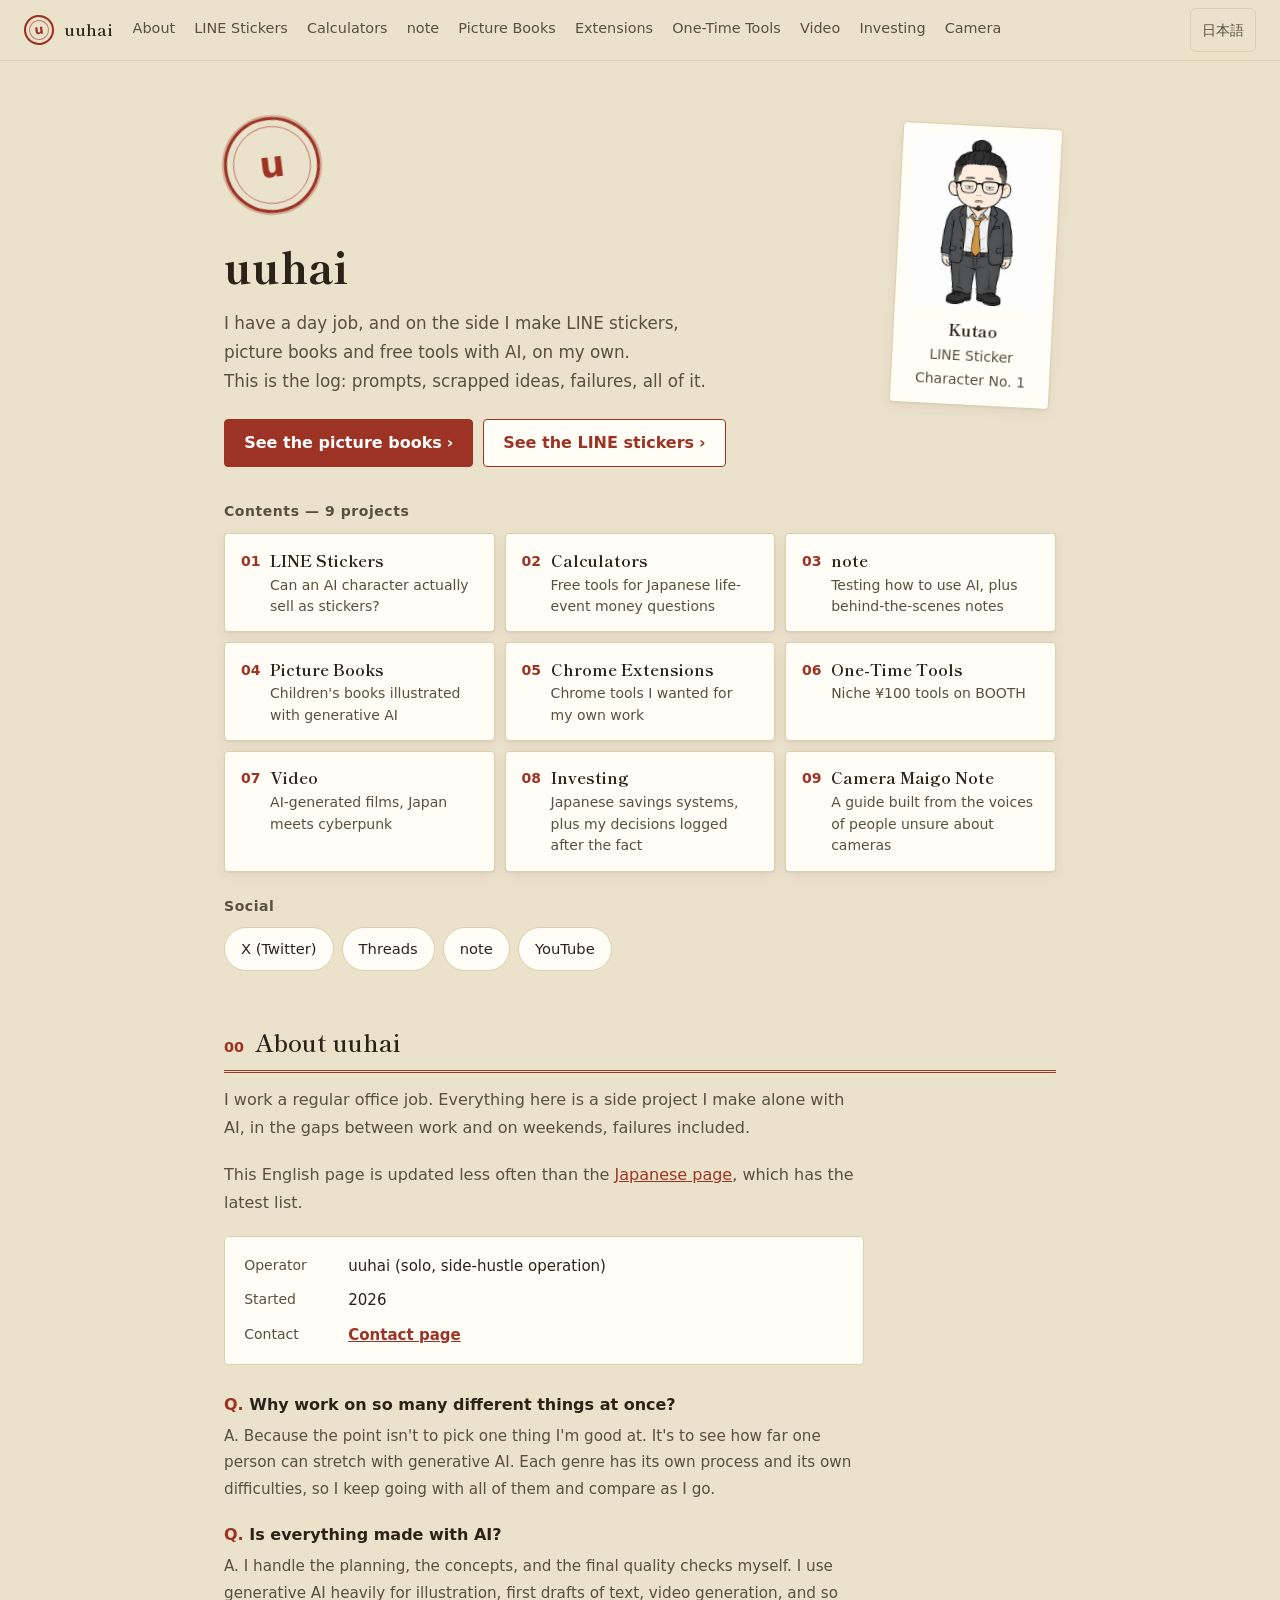
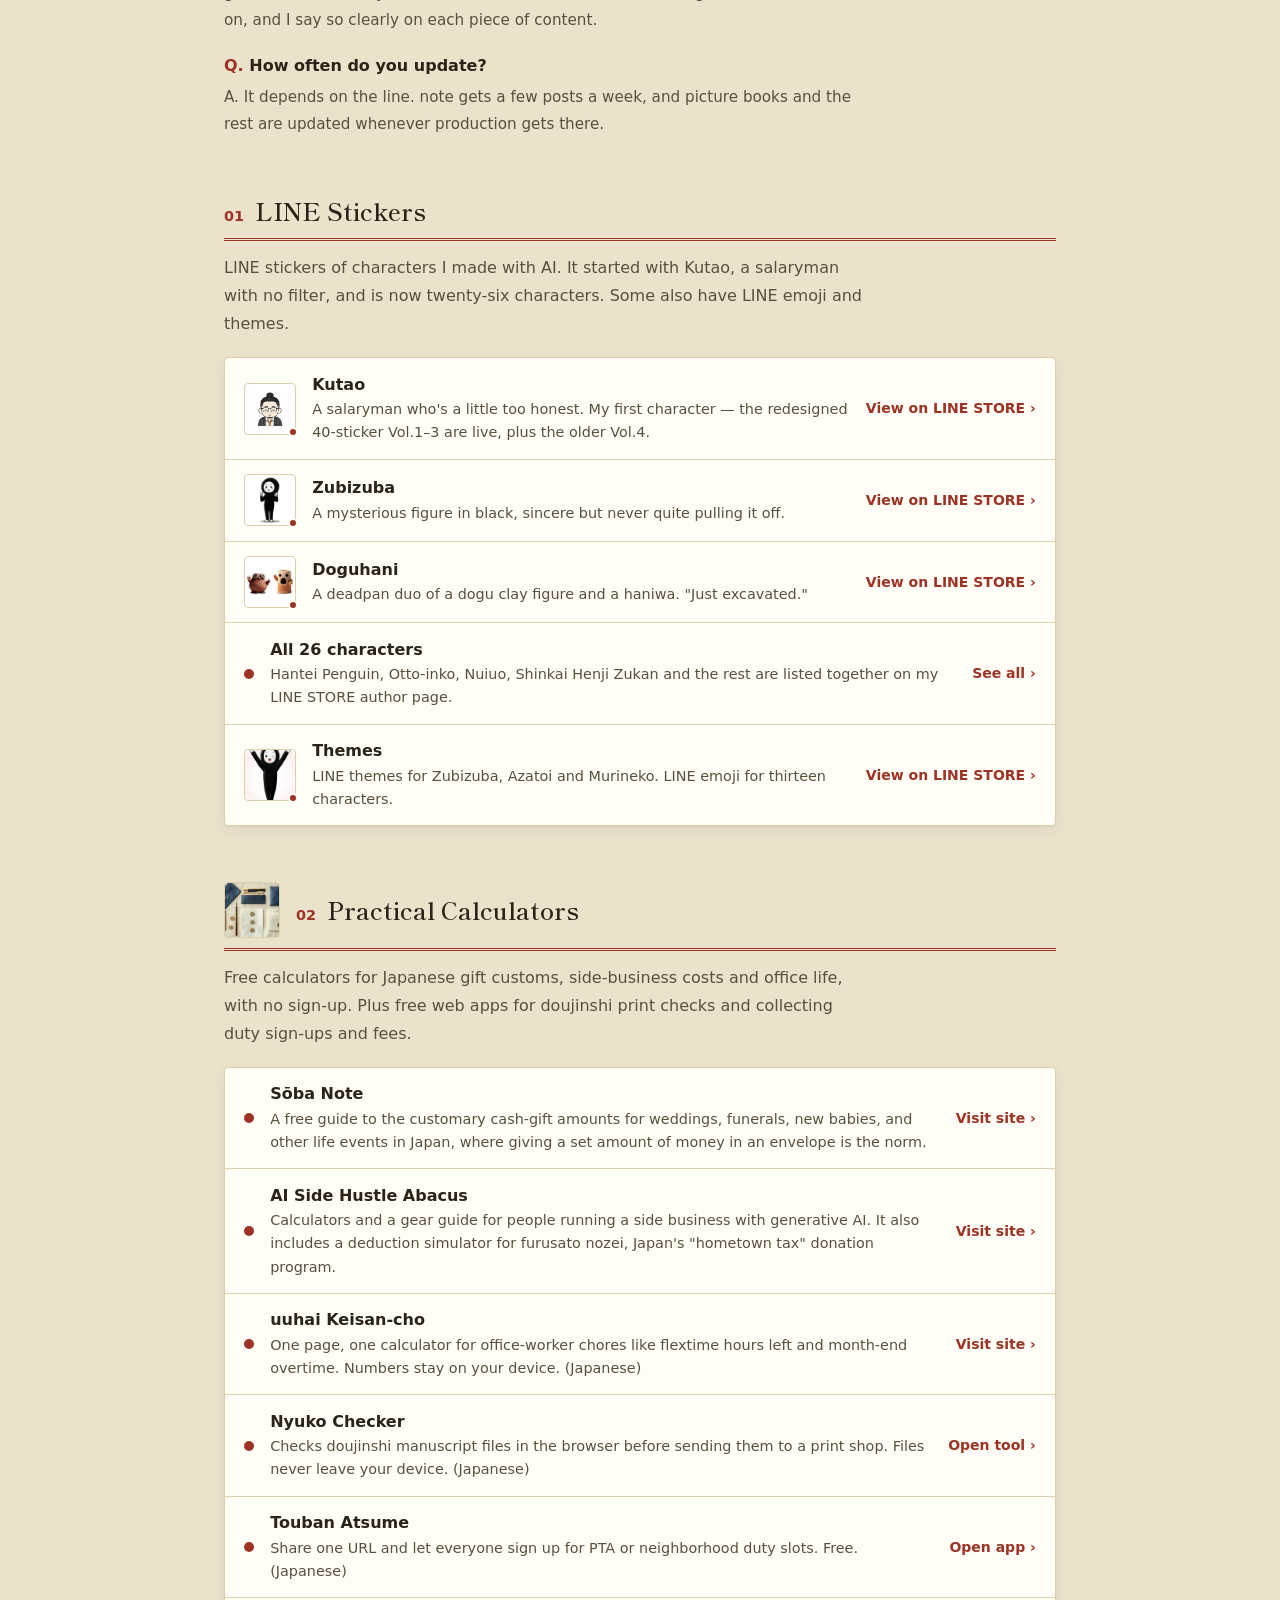
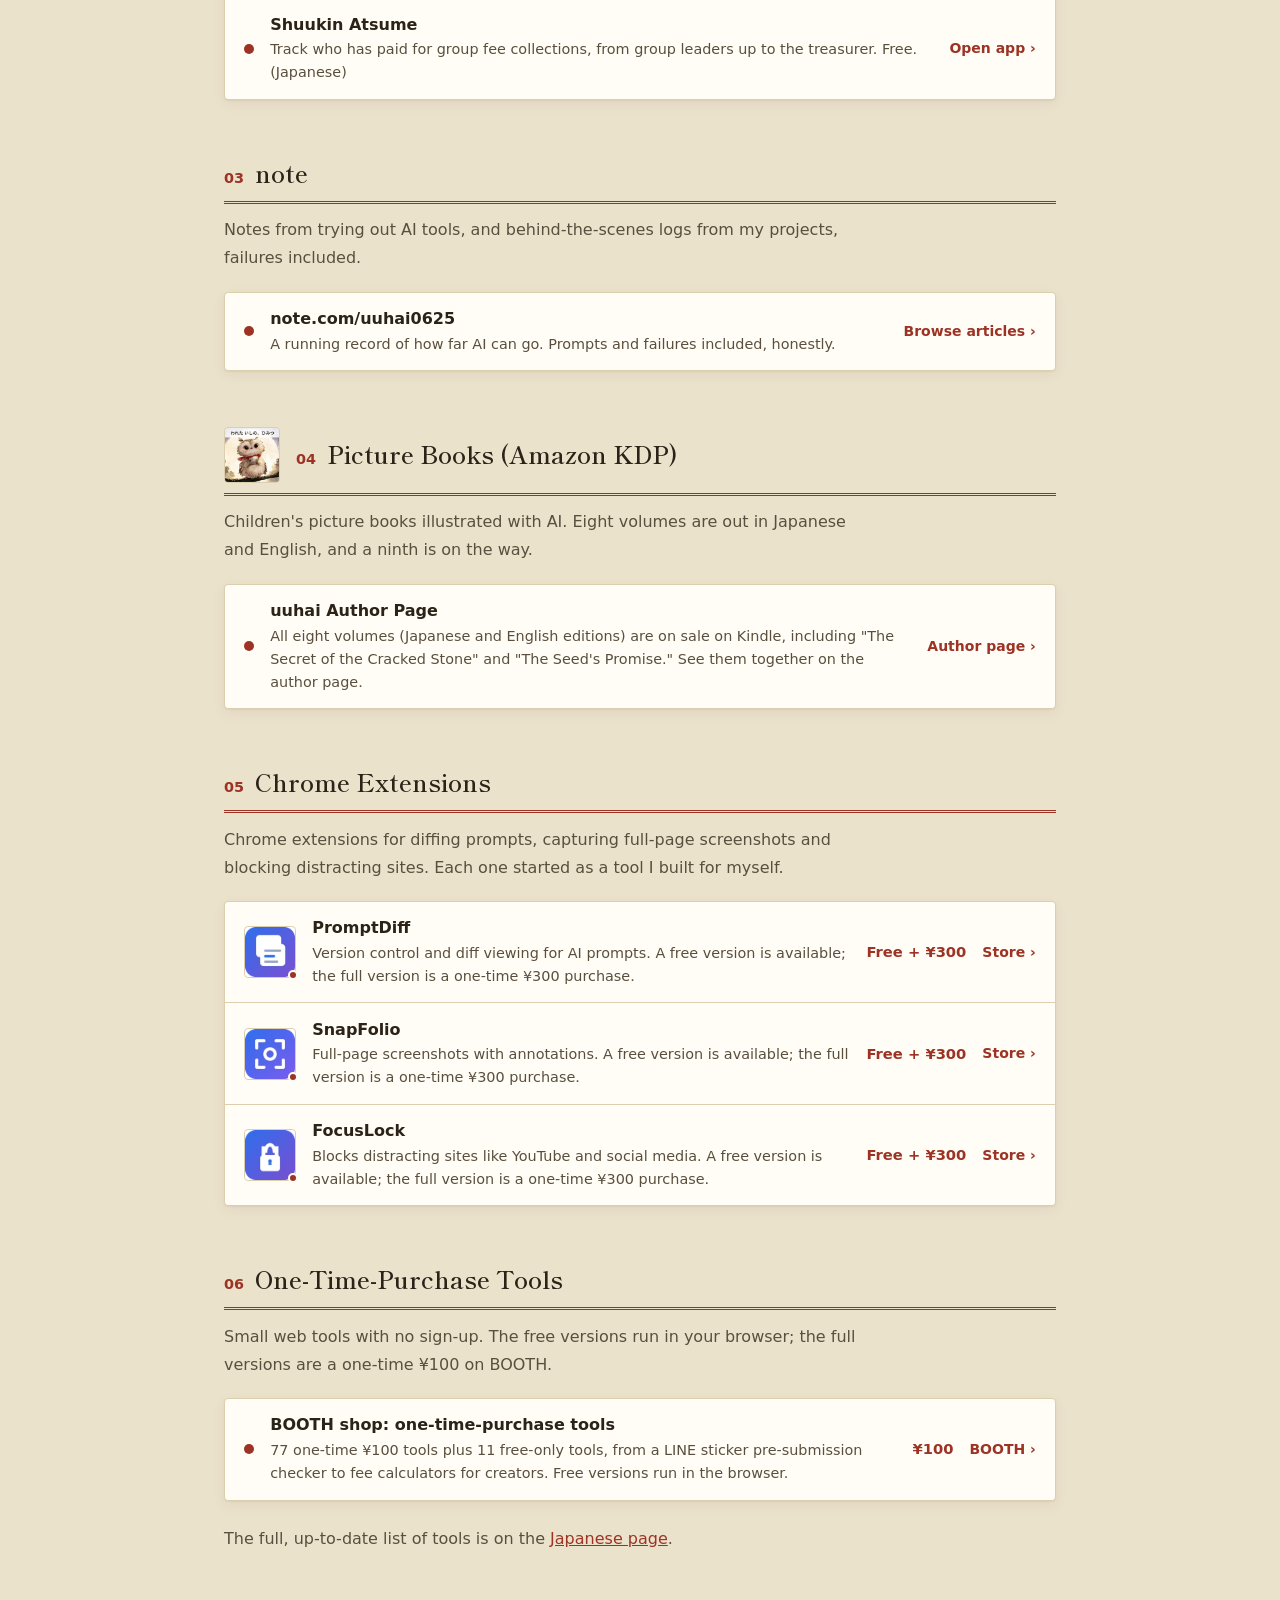
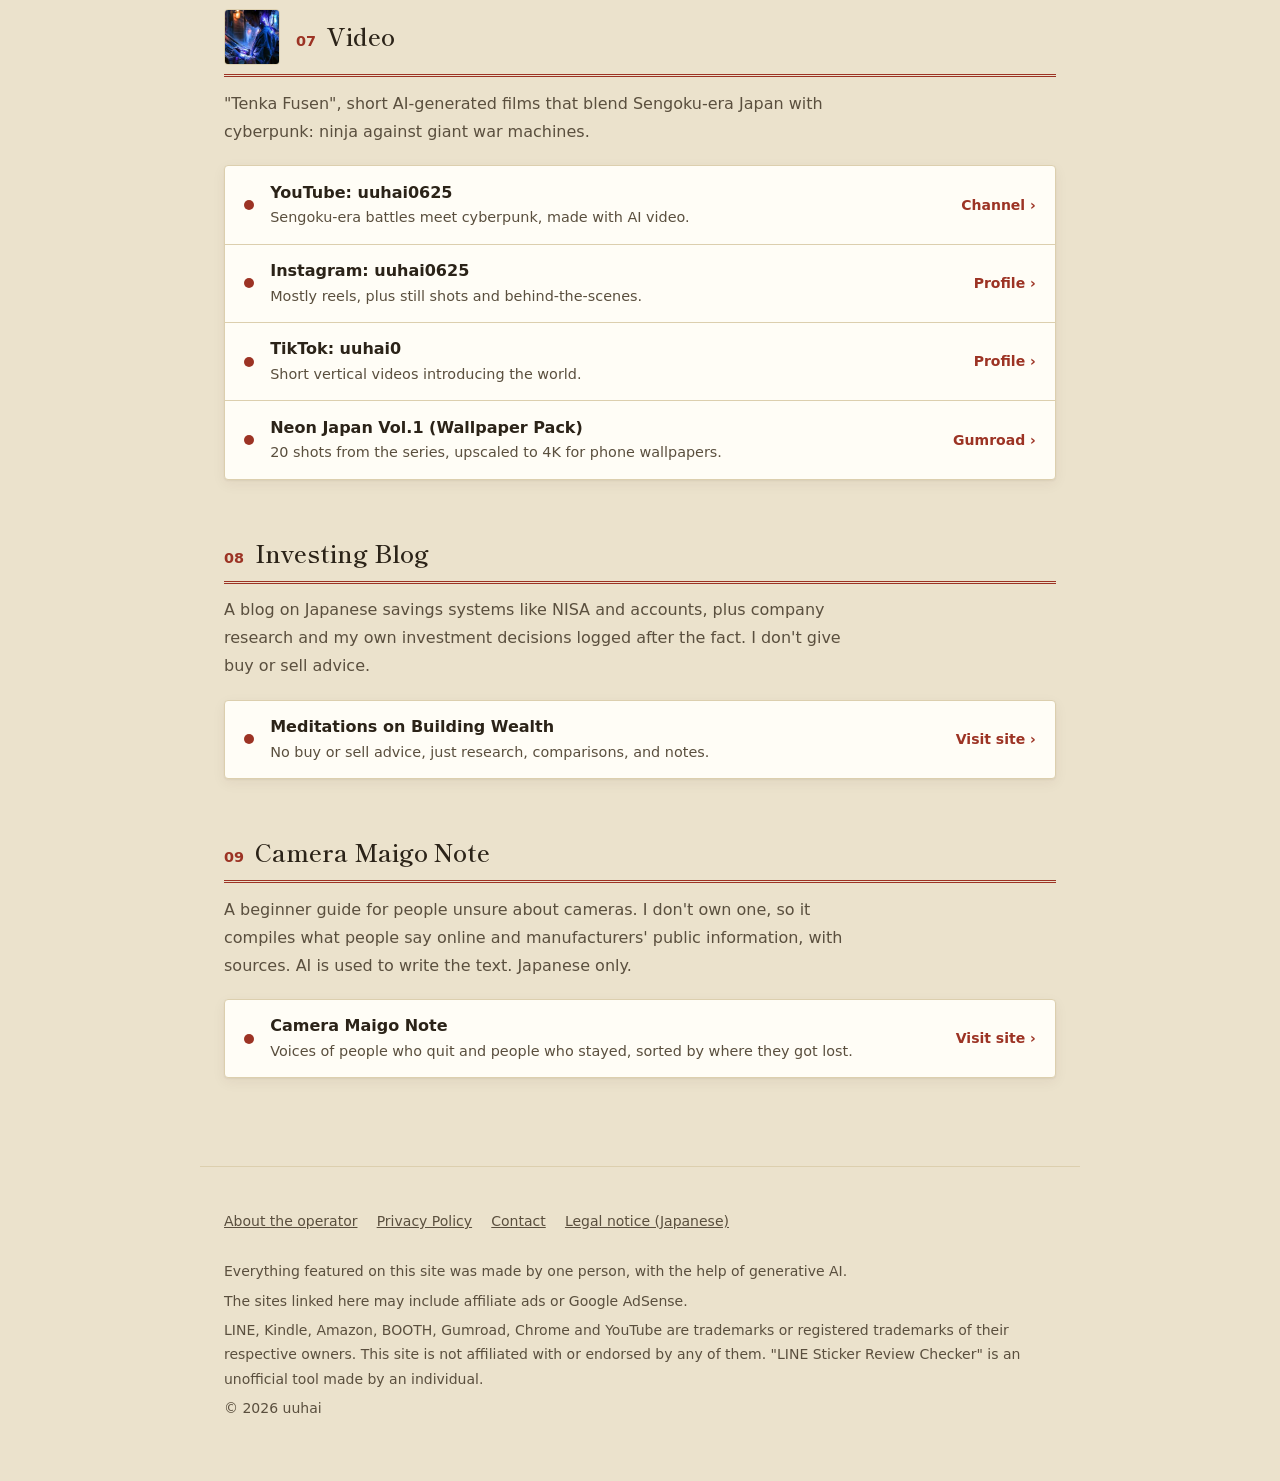
<file: en/index.html>
<!DOCTYPE html>
<html lang="en">
<head>
<meta charset="UTF-8">
<meta name="viewport" content="width=device-width, initial-scale=1.0">
<meta name="color-scheme" content="light dark">
<meta name="theme-color" content="#ebe2cc" media="(prefers-color-scheme: light)">
<meta name="theme-color" content="#1d1a15" media="(prefers-color-scheme: dark)">
<title>uuhai (uuhai0625) | AI experiments, LINE stickers &amp; tools</title>
<meta name="description" content="uuhai&#x27;s works, made solo alongside a day job: AI-designed LINE stickers, note articles, picture books, Chrome extensions, practical calculators, and more.">
<link rel="alternate" hreflang="ja" href="https://uuhai0625.github.io/">
<link rel="alternate" hreflang="en" href="https://uuhai0625.github.io/en/">
<link rel="alternate" hreflang="x-default" href="https://uuhai0625.github.io/">
<link rel="canonical" href="https://uuhai0625.github.io/en/">
<meta property="og:type" content="website">
<meta property="og:site_name" content="uuhai">
<meta property="og:title" content="uuhai (uuhai0625) | AI experiments, LINE stickers &amp; tools">
<meta property="og:description" content="uuhai&#x27;s works, made solo alongside a day job: AI-designed LINE stickers, note articles, picture books, Chrome extensions, practical calculators, and more.">
<meta property="og:url" content="https://uuhai0625.github.io/en/">
<meta property="og:image" content="https://uuhai0625.github.io/images/og-en.jpg?v=20261129b">
<meta property="og:image:width" content="1200">
<meta property="og:image:height" content="630">
<meta property="og:image:alt" content="uuhai (uuhai0625): solo AI experiments, shown with a card of the character Kutao">
<meta property="og:locale" content="en_US">
<meta property="og:locale:alternate" content="ja_JP">
<meta name="twitter:card" content="summary_large_image">
<meta name="twitter:site" content="@uuhai0625">
<meta name="twitter:title" content="uuhai (uuhai0625) | AI experiments, LINE stickers &amp; tools">
<meta name="twitter:description" content="uuhai&#x27;s works, made solo alongside a day job: AI-designed LINE stickers, note articles, picture books, Chrome extensions, practical calculators, and more.">
<meta name="twitter:image" content="https://uuhai0625.github.io/images/og-en.jpg?v=20261129b">
<meta name="twitter:image:alt" content="uuhai (uuhai0625): solo AI experiments, shown with a card of the character Kutao">
<link rel="preconnect" href="https://fonts.googleapis.com">
<link rel="preconnect" href="https://fonts.gstatic.com" crossorigin>
<!-- Mincho is subset to heading characters only (kana + ASCII + heading kanji). If a new heading uses a kanji not in this list it falls back to the system serif; regenerate this URL. -->
<link href="https://fonts.googleapis.com/css2?family=Shippori+Mincho:wght@600;800&amp;display=swap&amp;text=%20%21%22%23%24%25%26%27%28%29%2A%2B%2C-.%2F0123456789%3A%3B%3C%3D%3E%3F%40ABCDEFGHIJKLMNOPQRSTUVWXYZ%5B%5C%5D%5E_%60abcdefghijklmnopqrstuvwxyz%7B%7C%7D~%E2%80%A6%E3%80%81%E3%80%82%E3%80%8C%E3%80%8D%E3%80%8E%E3%80%8F%E3%80%9C%E3%81%81%E3%81%82%E3%81%83%E3%81%84%E3%81%85%E3%81%86%E3%81%87%E3%81%88%E3%81%89%E3%81%8A%E3%81%8B%E3%81%8C%E3%81%8D%E3%81%8E%E3%81%8F%E3%81%90%E3%81%91%E3%81%92%E3%81%93%E3%81%94%E3%81%95%E3%81%96%E3%81%97%E3%81%98%E3%81%99%E3%81%9A%E3%81%9B%E3%81%9C%E3%81%9D%E3%81%9E%E3%81%9F%E3%81%A0%E3%81%A1%E3%81%A2%E3%81%A3%E3%81%A4%E3%81%A5%E3%81%A6%E3%81%A7%E3%81%A8%E3%81%A9%E3%81%AA%E3%81%AB%E3%81%AC%E3%81%AD%E3%81%AE%E3%81%AF%E3%81%B0%E3%81%B1%E3%81%B2%E3%81%B3%E3%81%B4%E3%81%B5%E3%81%B6%E3%81%B7%E3%81%B8%E3%81%B9%E3%81%BA%E3%81%BB%E3%81%BC%E3%81%BD%E3%81%BE%E3%81%BF%E3%82%80%E3%82%81%E3%82%82%E3%82%83%E3%82%84%E3%82%85%E3%82%86%E3%82%87%E3%82%88%E3%82%89%E3%82%8A%E3%82%8B%E3%82%8C%E3%82%8D%E3%82%8E%E3%82%8F%E3%82%90%E3%82%91%E3%82%92%E3%82%93%E3%82%94%E3%82%95%E3%82%96%E3%82%A1%E3%82%A2%E3%82%A3%E3%82%A4%E3%82%A5%E3%82%A6%E3%82%A7%E3%82%A8%E3%82%A9%E3%82%AA%E3%82%AB%E3%82%AC%E3%82%AD%E3%82%AE%E3%82%AF%E3%82%B0%E3%82%B1%E3%82%B2%E3%82%B3%E3%82%B4%E3%82%B5%E3%82%B6%E3%82%B7%E3%82%B8%E3%82%B9%E3%82%BA%E3%82%BB%E3%82%BC%E3%82%BD%E3%82%BE%E3%82%BF%E3%83%80%E3%83%81%E3%83%82%E3%83%83%E3%83%84%E3%83%85%E3%83%86%E3%83%87%E3%83%88%E3%83%89%E3%83%8A%E3%83%8B%E3%83%8C%E3%83%8D%E3%83%8E%E3%83%8F%E3%83%90%E3%83%91%E3%83%92%E3%83%93%E3%83%94%E3%83%95%E3%83%96%E3%83%97%E3%83%98%E3%83%99%E3%83%9A%E3%83%9B%E3%83%9C%E3%83%9D%E3%83%9E%E3%83%9F%E3%83%A0%E3%83%A1%E3%83%A2%E3%83%A3%E3%83%A4%E3%83%A5%E3%83%A6%E3%83%A7%E3%83%A8%E3%83%A9%E3%83%AA%E3%83%AB%E3%83%AC%E3%83%AD%E3%83%AE%E3%83%AF%E3%83%B0%E3%83%B1%E3%83%B2%E3%83%B3%E3%83%B4%E3%83%B5%E3%83%B6%E3%83%B7%E3%83%B8%E3%83%B9%E3%83%BA%E3%83%BB%E3%83%BC%E4%BA%8B%E4%BA%BA%E4%BD%9C%E4%BF%A1%E5%80%8B%E5%85%8D%E5%88%87%E5%8B%95%E5%8F%96%E5%90%88%E5%91%8A%E5%95%8F%E5%A0%B1%E5%A4%89%E5%A4%96%E5%AD%90%E5%AE%9F%E5%BA%83%E5%BC%B5%E6%83%85%E6%89%B1%E6%8A%95%E6%8B%A1%E6%97%A7%E6%9B%B4%E6%9C%AC%E6%9E%90%E6%A8%A9%E6%A9%9F%E7%94%A8%E7%94%BB%E7%AE%97%E7%B5%A1%E7%B5%B5%E8%83%BD%E8%91%97%E8%A7%A3%E8%A8%88%E8%B2%AC%E8%B2%B7%E8%B3%87%E8%BF%B7%E9%80%81%E9%80%A3%E9%83%A8%E9%85%8D%E9%A0%85" rel="stylesheet">
<link rel="stylesheet" href="../style.css?v=20261129d">
<link rel="icon" href="/favicon.png" type="image/png" sizes="192x192">
<script type="application/ld+json">
{"@context": "https://schema.org", "@graph": [{"@type": "WebSite", "@id": "https://uuhai0625.github.io/en/#website", "name": "uuhai", "alternateName": "uuhai0625", "url": "https://uuhai0625.github.io/en/", "inLanguage": "en", "publisher": {"@id": "https://uuhai0625.github.io/#person"}}, {"@type": "Person", "@id": "https://uuhai0625.github.io/#person", "name": "ウーハイ", "alternateName": ["uuhai", "uuhai0625"], "url": "https://uuhai0625.github.io/", "sameAs": ["https://x.com/uuhai0625", "https://www.threads.com/@uuhai0625", "https://note.com/uuhai0625", "https://www.youtube.com/@uuhai0625"]}]}
</script>
</head>
<body>
<a class="skip-link" href="#main">Skip to main content</a>

<header class="masthead">
  <a class="masthead-brand" href="#top">
    <span class="seal seal--mini" aria-hidden="true"><span>u</span></span>
    <span class="masthead-name">uuhai</span>
  </a>
  <div class="toc-wrap">
    <nav class="toc" aria-label="Menu">
      <a href="#about">About</a>
      <a href="#line-stamp">LINE Stickers</a>
      <a href="#calc-tools">Calculators</a>
      <a href="#note">note</a>
      <a href="#ehon">Picture Books</a>
      <a href="#extensions">Extensions</a>
      <a href="#buyonce">One-Time Tools</a>
      <a href="#video">Video</a>
      <a href="#invest">Investing</a>
      <a href="#camera">Camera</a>
    </nav>
  </div>
  <a class="lang-switch" href="../" hreflang="ja" lang="ja">日本語</a>
</header>

<div class="hero" id="top">
  <div class="hero-text">
    <div class="seal" aria-hidden="true"><span>u</span></div>
    <h1>uuhai</h1>
    <p class="tagline">I have a day job, and on the side I make LINE stickers, picture books and free tools with AI, on my own.<br>This is the log: prompts, scrapped ideas, failures, all of it.</p>
    <div class="hero-cta">
      <a class="cta cta--primary" href="#ehon">See the picture books</a>
      <a class="cta" href="#line-stamp">See the LINE stickers</a>
    </div>
  </div>
  <div class="id-card" aria-hidden="true">
    <div class="id-photo"><img src="../images/kutao-hero.webp" alt="" width="400" height="500" decoding="async"></div>
    <p class="id-name">Kutao</p>
    <p class="id-role">LINE Sticker Character No. 1</p>
  </div>
</div>

<p class="quicklinks-label" id="ql-label">Contents — 9 projects</p>
<nav class="quicklinks" aria-labelledby="ql-label">
  <a class="quicklink" href="#line-stamp">
    <span class="quicklink-no">01</span>
    <span class="quicklink-title">LINE Stickers</span>
    <span class="quicklink-desc">Can an AI character actually sell as stickers?</span>
  </a>
  <a class="quicklink" href="#calc-tools">
    <span class="quicklink-no">02</span>
    <span class="quicklink-title">Calculators</span>
    <span class="quicklink-desc">Free tools for Japanese life-event money questions</span>
  </a>
  <a class="quicklink" href="#note">
    <span class="quicklink-no">03</span>
    <span class="quicklink-title">note</span>
    <span class="quicklink-desc">Testing how to use AI, plus behind-the-scenes notes</span>
  </a>
  <a class="quicklink" href="#ehon">
    <span class="quicklink-no">04</span>
    <span class="quicklink-title">Picture Books</span>
    <span class="quicklink-desc">Children's books illustrated with generative AI</span>
  </a>
  <a class="quicklink" href="#extensions">
    <span class="quicklink-no">05</span>
    <span class="quicklink-title">Chrome Extensions</span>
    <span class="quicklink-desc">Chrome tools I wanted for my own work</span>
  </a>
  <a class="quicklink" href="#buyonce">
    <span class="quicklink-no">06</span>
    <span class="quicklink-title">One-Time Tools</span>
    <span class="quicklink-desc">Niche ¥100 tools on BOOTH</span>
  </a>
  <a class="quicklink" href="#video">
    <span class="quicklink-no">07</span>
    <span class="quicklink-title">Video</span>
    <span class="quicklink-desc">AI-generated films, Japan meets cyberpunk</span>
  </a>
  <a class="quicklink" href="#invest">
    <span class="quicklink-no">08</span>
    <span class="quicklink-title">Investing</span>
    <span class="quicklink-desc">Japanese savings systems, plus my decisions logged after the fact</span>
  </a>
  <a class="quicklink" href="#camera">
    <span class="quicklink-no">09</span>
    <span class="quicklink-title">Camera Maigo Note</span>
    <span class="quicklink-desc">A guide built from the voices of people unsure about cameras</span>
  </a>
</nav>
<div class="social-block">
  <p class="quicklinks-label" id="sns-label">Social</p>
  <nav class="social-links" aria-labelledby="sns-label">
      <a href="https://x.com/uuhai0625" target="_blank" rel="noopener">X (Twitter)</a>
      <a href="https://www.threads.com/@uuhai0625" target="_blank" rel="noopener">Threads</a>
      <a href="https://note.com/uuhai0625" target="_blank" rel="noopener">note</a>
      <a href="https://www.youtube.com/@uuhai0625" target="_blank" rel="noopener">YouTube</a>
    </nav>
</div>

<main id="main" tabindex="-1">

  <section class="entry" id="about">
    <div class="entry-head">
      <span class="entry-head-text">
        <span class="folio" aria-hidden="true">00</span>
        <h2>About uuhai</h2>
      </span>
    </div>
    <p class="lead">I work a regular office job. Everything here is a side project I make alone with AI, in the gaps between work and on weekends, failures included.</p>
    <p class="lead">This English page is updated less often than the <a href="../" lang="ja" hreflang="ja">Japanese page</a>, which has the latest list.</p>

    <dl class="about-meta">
      <div><dt>Operator</dt><dd>uuhai (solo, side-hustle operation)</dd></div>
      <div><dt>Started</dt><dd>2026</dd></div>
      <div><dt>Contact</dt><dd><a href="../contact.html">Contact page</a></dd></div>
    </dl>

    <dl class="faq">
      <div class="faq-item">
        <dt>Why work on so many different things at once?</dt>
        <dd>Because the point isn't to pick one thing I'm good at. It's to see how far one person can stretch with generative AI. Each genre has its own process and its own difficulties, so I keep going with all of them and compare as I go.</dd>
      </div>
      <div class="faq-item">
        <dt>Is everything made with AI?</dt>
        <dd>I handle the planning, the concepts, and the final quality checks myself. I use generative AI heavily for illustration, first drafts of text, video generation, and so on, and I say so clearly on each piece of content.</dd>
      </div>
      <div class="faq-item">
        <dt>How often do you update?</dt>
        <dd>It depends on the line. note gets a few posts a week, and picture books and the rest are updated whenever production gets there.</dd>
      </div>
    </dl>
  </section>

  <section class="entry" id="line-stamp">
    <div class="entry-head">
      <span class="entry-head-text">
        <span class="folio" aria-hidden="true">01</span>
        <h2>LINE Stickers</h2>
      </span>
    </div>
    <p class="lead">LINE stickers of characters I made with AI. It started with Kutao, a salaryman with no filter, and is now twenty-six characters. Some also have LINE emoji and themes.</p>
    <div class="sheet">
      <a class="row" href="https://store.line.me/stickershop/author/6489609/ja" target="_blank" rel="noopener">
        <span class="row-avatar">
          <img src="../images/kutao.webp" alt="" width="186" height="128" loading="lazy" decoding="async">
          <span class="stamp stamp--live" aria-hidden="true"></span>
        </span>
        <span class="row-body">
          <span class="row-title">Kutao</span>
          <span class="row-desc">A salaryman who's a little too honest. My first character — the redesigned 40-sticker Vol.1–3 are live, plus the older Vol.4.</span>
        </span>
        <span class="row-status">View on LINE STORE</span>
      </a>
      <a class="row" href="https://store.line.me/stickershop/product/36401193/ja" target="_blank" rel="noopener">
        <span class="row-avatar">
          <img src="../images/zubizuba.webp" alt="" width="128" height="128" loading="lazy" decoding="async">
          <span class="stamp stamp--live" aria-hidden="true"></span>
        </span>
        <span class="row-body">
          <span class="row-title">Zubizuba</span>
          <span class="row-desc">A mysterious figure in black, sincere but never quite pulling it off.</span>
        </span>
        <span class="row-status">View on LINE STORE</span>
      </a>
      <a class="row" href="https://store.line.me/stickershop/product/37503154/ja" target="_blank" rel="noopener">
        <span class="row-avatar">
          <img src="../images/doguhani.webp" alt="" width="128" height="128" loading="lazy" decoding="async">
          <span class="stamp stamp--live" aria-hidden="true"></span>
        </span>
        <span class="row-body">
          <span class="row-title">Doguhani</span>
          <span class="row-desc">A deadpan duo of a dogu clay figure and a haniwa. "Just excavated."</span>
        </span>
        <span class="row-status">View on LINE STORE</span>
      </a>
      <a class="row" href="https://store.line.me/stickershop/author/6489609/ja" target="_blank" rel="noopener">
        <span class="stamp stamp--live" aria-hidden="true"></span>
        <span class="row-body">
          <span class="row-title">All 26 characters</span>
          <span class="row-desc">Hantei Penguin, Otto-inko, Nuiuo, Shinkai Henji Zukan and the rest are listed together on my LINE STORE author page.</span>
        </span>
        <span class="row-status">See all</span>
      </a>
      <a class="row" href="https://store.line.me/themeshop/author/12611064/ja" target="_blank" rel="noopener">
        <span class="row-avatar">
          <img src="../images/kisekae.webp" alt="" width="128" height="128" loading="lazy" decoding="async">
          <span class="stamp stamp--live" aria-hidden="true"></span>
        </span>
        <span class="row-body">
          <span class="row-title">Themes</span>
          <span class="row-desc">LINE themes for Zubizuba, Azatoi and Murineko. LINE emoji for thirteen characters.</span>
        </span>
        <span class="row-status">View on LINE STORE</span>
      </a>
    </div>
  </section>

<section class="entry" id="calc-tools">
    <div class="entry-head">
      <span class="pinned-photo" aria-hidden="true"><img src="../images/calc-tools.webp" alt="" width="305" height="160" loading="lazy" decoding="async"></span>
      <span class="entry-head-text">
        <span class="folio" aria-hidden="true">02</span>
        <h2>Practical Calculators</h2>
      </span>
    </div>
    <p class="lead">Free calculators for Japanese gift customs, side-business costs and office life, with no sign-up. Plus free web apps for doujinshi print checks and collecting duty sign-ups and fees.</p>
    <div class="sheet">
      <a class="row" href="https://uuhai0625.github.io/life-event-calculators/" target="_blank" rel="noopener">
        <span class="stamp stamp--live" aria-hidden="true"></span>
        <span class="row-body">
          <span class="row-title">Sōba Note</span>
          <span class="row-desc">A free guide to the customary cash-gift amounts for weddings, funerals, new babies, and other life events in Japan, where giving a set amount of money in an envelope is the norm.</span>
        </span>
        <span class="row-status">Visit site</span>
      </a>
      <a class="row" href="https://uuhai0625.github.io/side-hustle-calculators/" target="_blank" rel="noopener">
        <span class="stamp stamp--live" aria-hidden="true"></span>
        <span class="row-body">
          <span class="row-title">AI Side Hustle Abacus</span>
          <span class="row-desc">Calculators and a gear guide for people running a side business with generative AI. It also includes a deduction simulator for furusato nozei, Japan's "hometown tax" donation program.</span>
        </span>
        <span class="row-status">Visit site</span>
      </a>
      <a class="row" href="https://uuhai-keisan.github.io/" target="_blank" rel="noopener">
        <span class="stamp stamp--live" aria-hidden="true"></span>
        <span class="row-body">
          <span class="row-title">uuhai Keisan-cho</span>
          <span class="row-desc">One page, one calculator for office-worker chores like flextime hours left and month-end overtime. Numbers stay on your device. (Japanese)</span>
        </span>
        <span class="row-status">Visit site</span>
      </a>
      <a class="row" href="https://uuhai0625.github.io/nyuko-checker/" target="_blank" rel="noopener">
        <span class="stamp stamp--live" aria-hidden="true"></span>
        <span class="row-body">
          <span class="row-title">Nyuko Checker</span>
          <span class="row-desc">Checks doujinshi manuscript files in the browser before sending them to a print shop. Files never leave your device. (Japanese)</span>
        </span>
        <span class="row-status">Open tool</span>
      </a>
      <a class="row" href="https://touban-atsume.uuhai0625.workers.dev/" target="_blank" rel="noopener">
        <span class="stamp stamp--live" aria-hidden="true"></span>
        <span class="row-body">
          <span class="row-title">Touban Atsume</span>
          <span class="row-desc">Share one URL and let everyone sign up for PTA or neighborhood duty slots. Free. (Japanese)</span>
        </span>
        <span class="row-status">Open app</span>
      </a>
      <a class="row" href="https://shuukin-atsume.uuhai0625.workers.dev/" target="_blank" rel="noopener">
        <span class="stamp stamp--live" aria-hidden="true"></span>
        <span class="row-body">
          <span class="row-title">Shuukin Atsume</span>
          <span class="row-desc">Track who has paid for group fee collections, from group leaders up to the treasurer. Free. (Japanese)</span>
        </span>
        <span class="row-status">Open app</span>
      </a>
    </div>
  </section>

<section class="entry" id="note">
    <div class="entry-head">
      <span class="entry-head-text">
        <span class="folio" aria-hidden="true">03</span>
        <h2>note</h2>
      </span>
    </div>
    <p class="lead">Notes from trying out AI tools, and behind-the-scenes logs from my projects, failures included.</p>
    <div class="sheet">
      <a class="row" href="https://note.com/uuhai0625" target="_blank" rel="noopener">
        <span class="stamp stamp--live" aria-hidden="true"></span>
        <span class="row-body">
          <span class="row-title">note.com/uuhai0625</span>
          <span class="row-desc">A running record of how far AI can go. Prompts and failures included, honestly.</span>
        </span>
        <span class="row-status">Browse articles</span>
      </a>
    </div>
  </section>

<section class="entry" id="ehon">
    <div class="entry-head">
      <span class="pinned-photo" aria-hidden="true"><img src="../images/ehon-cover.webp" alt="" width="240" height="160" loading="lazy" decoding="async"></span>
      <span class="entry-head-text">
        <span class="folio" aria-hidden="true">04</span>
        <h2>Picture Books (Amazon KDP)</h2>
      </span>
    </div>
    <p class="lead">Children's picture books illustrated with AI. Eight volumes are out in Japanese and English, and a ninth is on the way.</p>
    <div class="sheet">
      <a class="row" href="https://www.amazon.co.jp/stores/uuhai/author/B0HDM4SZH3" target="_blank" rel="noopener">
        <span class="stamp stamp--live" aria-hidden="true"></span>
        <span class="row-body">
          <span class="row-title">uuhai Author Page</span>
          <span class="row-desc">All eight volumes (Japanese and English editions) are on sale on Kindle, including "The Secret of the Cracked Stone" and "The Seed's Promise." See them together on the author page.</span>
        </span>
        <span class="row-status">Author page</span>
      </a>
    </div>
  </section>

<section class="entry" id="extensions">
    <div class="entry-head">
      <span class="entry-head-text">
        <span class="folio" aria-hidden="true">05</span>
        <h2>Chrome Extensions</h2>
      </span>
    </div>
    <p class="lead">Chrome extensions for diffing prompts, capturing full-page screenshots and blocking distracting sites. Each one started as a tool I built for myself.</p>
    <div class="sheet">
      <a class="row" href="https://chromewebstore.google.com/detail/promptdiff/ceagibdnjhkigjfmbomhclkndefoebaf" target="_blank" rel="noopener">
        <span class="row-avatar">
          <img src="../images/promptdiff.webp" alt="" width="128" height="128" loading="lazy" decoding="async">
          <span class="stamp stamp--live" aria-hidden="true"></span>
        </span>
        <span class="row-body">
          <span class="row-title">PromptDiff</span>
          <span class="row-desc">Version control and diff viewing for AI prompts. A free version is available; the full version is a one-time ¥300 purchase.</span>
        </span>
        <span class="row-meta">Free + ¥300</span>
        <span class="row-status">Store</span>
      </a>
      <a class="row" href="https://chromewebstore.google.com/detail/snapfolio/hplhhidmfaeldbjilenkiadpmfcoeige" target="_blank" rel="noopener">
        <span class="row-avatar">
          <img src="../images/snapfolio.webp" alt="" width="128" height="128" loading="lazy" decoding="async">
          <span class="stamp stamp--live" aria-hidden="true"></span>
        </span>
        <span class="row-body">
          <span class="row-title">SnapFolio</span>
          <span class="row-desc">Full-page screenshots with annotations. A free version is available; the full version is a one-time ¥300 purchase.</span>
        </span>
        <span class="row-meta">Free + ¥300</span>
        <span class="row-status">Store</span>
      </a>
      <a class="row" href="https://chromewebstore.google.com/detail/focuslock/bmeojlhkdoingpaiifaoknneckgpkmfb" target="_blank" rel="noopener">
        <span class="row-avatar">
          <img src="../images/focuslock.webp" alt="" width="128" height="128" loading="lazy" decoding="async">
          <span class="stamp stamp--live" aria-hidden="true"></span>
        </span>
        <span class="row-body">
          <span class="row-title">FocusLock</span>
          <span class="row-desc">Blocks distracting sites like YouTube and social media. A free version is available; the full version is a one-time ¥300 purchase.</span>
        </span>
        <span class="row-meta">Free + ¥300</span>
        <span class="row-status">Store</span>
      </a>
    </div>
  </section>

<section class="entry" id="buyonce">
    <div class="entry-head">
      <span class="entry-head-text">
        <span class="folio" aria-hidden="true">06</span>
        <h2>One-Time-Purchase Tools</h2>
      </span>
    </div>
    <p class="lead">Small web tools with no sign-up. The free versions run in your browser; the full versions are a one-time ¥100 on BOOTH.</p>
    <div class="sheet">
      <a class="row" href="https://uuhai0625.booth.pm/" target="_blank" rel="noopener">
        <span class="stamp stamp--live" aria-hidden="true"></span>
        <span class="row-body">
          <span class="row-title">BOOTH shop: one-time-purchase tools</span>
          <span class="row-desc">77 one-time ¥100 tools plus 11 free-only tools, from a LINE sticker pre-submission checker to fee calculators for creators. Free versions run in the browser.</span>
        </span>
        <span class="row-meta">¥100</span>
        <span class="row-status">BOOTH</span>
      </a>
    </div>
    <p class="lead" style="margin-top:1.5rem;">The full, up-to-date list of tools is on the <a href="../#free-tools" lang="ja" hreflang="ja">Japanese page</a>.</p>
  </section>

<section class="entry" id="video">
    <div class="entry-head">
      <span class="pinned-photo" aria-hidden="true"><img src="../images/video-still.webp" alt="" width="160" height="287" loading="lazy" decoding="async"></span>
      <span class="entry-head-text">
        <span class="folio" aria-hidden="true">07</span>
        <h2>Video</h2>
      </span>
    </div>
    <p class="lead">"Tenka Fusen", short AI-generated films that blend Sengoku-era Japan with cyberpunk: ninja against giant war machines.</p>
    <div class="sheet">
      <a class="row" href="https://www.youtube.com/@uuhai0625" target="_blank" rel="noopener">
        <span class="stamp stamp--live" aria-hidden="true"></span>
        <span class="row-body">
          <span class="row-title">YouTube: uuhai0625</span>
          <span class="row-desc">Sengoku-era battles meet cyberpunk, made with AI video.</span>
        </span>
        <span class="row-status">Channel</span>
      </a>
      <a class="row" href="https://www.instagram.com/uuhai0625/" target="_blank" rel="noopener">
        <span class="stamp stamp--live" aria-hidden="true"></span>
        <span class="row-body">
          <span class="row-title">Instagram: uuhai0625</span>
          <span class="row-desc">Mostly reels, plus still shots and behind-the-scenes.</span>
        </span>
        <span class="row-status">Profile</span>
      </a>
      <a class="row" href="https://www.tiktok.com/@uuhai0" target="_blank" rel="noopener">
        <span class="stamp stamp--live" aria-hidden="true"></span>
        <span class="row-body">
          <span class="row-title">TikTok: uuhai0</span>
          <span class="row-desc">Short vertical videos introducing the world.</span>
        </span>
        <span class="row-status">Profile</span>
      </a>
      <a class="row" href="https://takwork.gumroad.com/l/neon-japan-vol1" target="_blank" rel="noopener">
        <span class="stamp stamp--live" aria-hidden="true"></span>
        <span class="row-body">
          <span class="row-title">Neon Japan Vol.1 (Wallpaper Pack)</span>
          <span class="row-desc">20 shots from the series, upscaled to 4K for phone wallpapers.</span>
        </span>
        <span class="row-status">Gumroad</span>
      </a>
    </div>
  </section>

<section class="entry" id="invest">
    <div class="entry-head">
      <span class="entry-head-text">
        <span class="folio" aria-hidden="true">08</span>
        <h2>Investing Blog</h2>
      </span>
    </div>
    <p class="lead">A blog on Japanese savings systems like NISA and accounts, plus company research and my own investment decisions logged after the fact. I don't give buy or sell advice.</p>
    <div class="sheet">
      <a class="row" href="https://uuhai0625.github.io/invest-meisou-notes/" target="_blank" rel="noopener">
        <span class="stamp stamp--live" aria-hidden="true"></span>
        <span class="row-body">
          <span class="row-title">Meditations on Building Wealth</span>
          <span class="row-desc">No buy or sell advice, just research, comparisons, and notes.</span>
        </span>
        <span class="row-status">Visit site</span>
      </a>
    </div>
  </section>

<section class="entry" id="camera">
    <div class="entry-head">
      <span class="entry-head-text">
        <span class="folio" aria-hidden="true">09</span>
        <h2>Camera Maigo Note</h2>
      </span>
    </div>
    <p class="lead">A beginner guide for people unsure about cameras. I don't own one, so it compiles what people say online and manufacturers' public information, with sources. AI is used to write the text. Japanese only.</p>
    <div class="sheet">
      <a class="row" href="https://uuhai0625.github.io/camera-maigo-note/" target="_blank" rel="noopener">
        <span class="stamp stamp--live" aria-hidden="true"></span>
        <span class="row-body">
          <span class="row-title">Camera Maigo Note</span>
          <span class="row-desc">Voices of people who quit and people who stayed, sorted by where they got lost.</span>
        </span>
        <span class="row-status">Visit site</span>
      </a>
    </div>
  </section>

</main>

<footer class="site-footer">
  <nav class="footer-nav" aria-label="Footer links">
    <a href="#about">About the operator</a>
    <a href="../privacy.html">Privacy Policy</a>
    <a href="../contact.html">Contact</a>
    <a href="../tokushoho.html" hreflang="ja">Legal notice (Japanese)</a>
  </nav>
  <p>Everything featured on this site was made by one person, with the help of generative AI.</p>
  <p>The sites linked here may include affiliate ads or Google AdSense.</p>
  <p>LINE, Kindle, Amazon, BOOTH, Gumroad, Chrome and YouTube are trademarks or registered trademarks of their respective owners. This site is not affiliated with or endorsed by any of them. "LINE Sticker Review Checker" is an unofficial tool made by an individual.</p>
  <p>&copy; 2026 uuhai</p>
</footer>

<script>
(function () {
  var toc = document.querySelector(".toc");
  var tocWrap = document.querySelector(".toc-wrap");
  if (toc && tocWrap) {
    var updateFade = function () {
      var atEnd = toc.scrollLeft + toc.clientWidth >= toc.scrollWidth - 2;
      tocWrap.classList.toggle("toc-wrap--end", atEnd);
    };
    toc.addEventListener("scroll", updateFade, { passive: true });
    window.addEventListener("resize", updateFade);
    updateFade();
  }
})();

(function () {
  var links = Array.prototype.slice.call(document.querySelectorAll(".toc a"));
  var sections = links.map(function (a) {
    return document.getElementById(a.getAttribute("href").slice(1));
  });
  var reduceMotion = window.matchMedia && window.matchMedia("(prefers-reduced-motion: reduce)").matches;
  var tocEl = document.querySelector(".toc");
  // 目次の横位置だけを動かす(scrollIntoViewはページ本体のスクロールを中断するため使わない)
  function centerLink(a) {
    if (!tocEl) return;
    var delta = a.getBoundingClientRect().left - tocEl.getBoundingClientRect().left - (tocEl.clientWidth - a.offsetWidth) / 2;
    tocEl.scrollTo({ left: tocEl.scrollLeft + delta, behavior: reduceMotion ? "auto" : "smooth" });
  }
  if (!("IntersectionObserver" in window)) return;
  var observer = new IntersectionObserver(function (entries) {
    entries.forEach(function (entry) {
      var i = sections.indexOf(entry.target);
      if (i === -1) return;
      if (entry.isIntersecting) {
        links[i].classList.add("is-active");
        links[i].setAttribute("aria-current", "location");
        centerLink(links[i]);
      } else {
        links[i].classList.remove("is-active");
        links[i].removeAttribute("aria-current");
      }
    });
  }, { rootMargin: "-40% 0px -55% 0px" });
  sections.forEach(function (s) { if (s) observer.observe(s); });
  window.addEventListener("scroll", function () {
    if (window.scrollY < 40 && tocEl && tocEl.scrollLeft > 0) tocEl.scrollLeft = 0;
  }, { passive: true });
})();
</script>

</body>
</html>
</file>
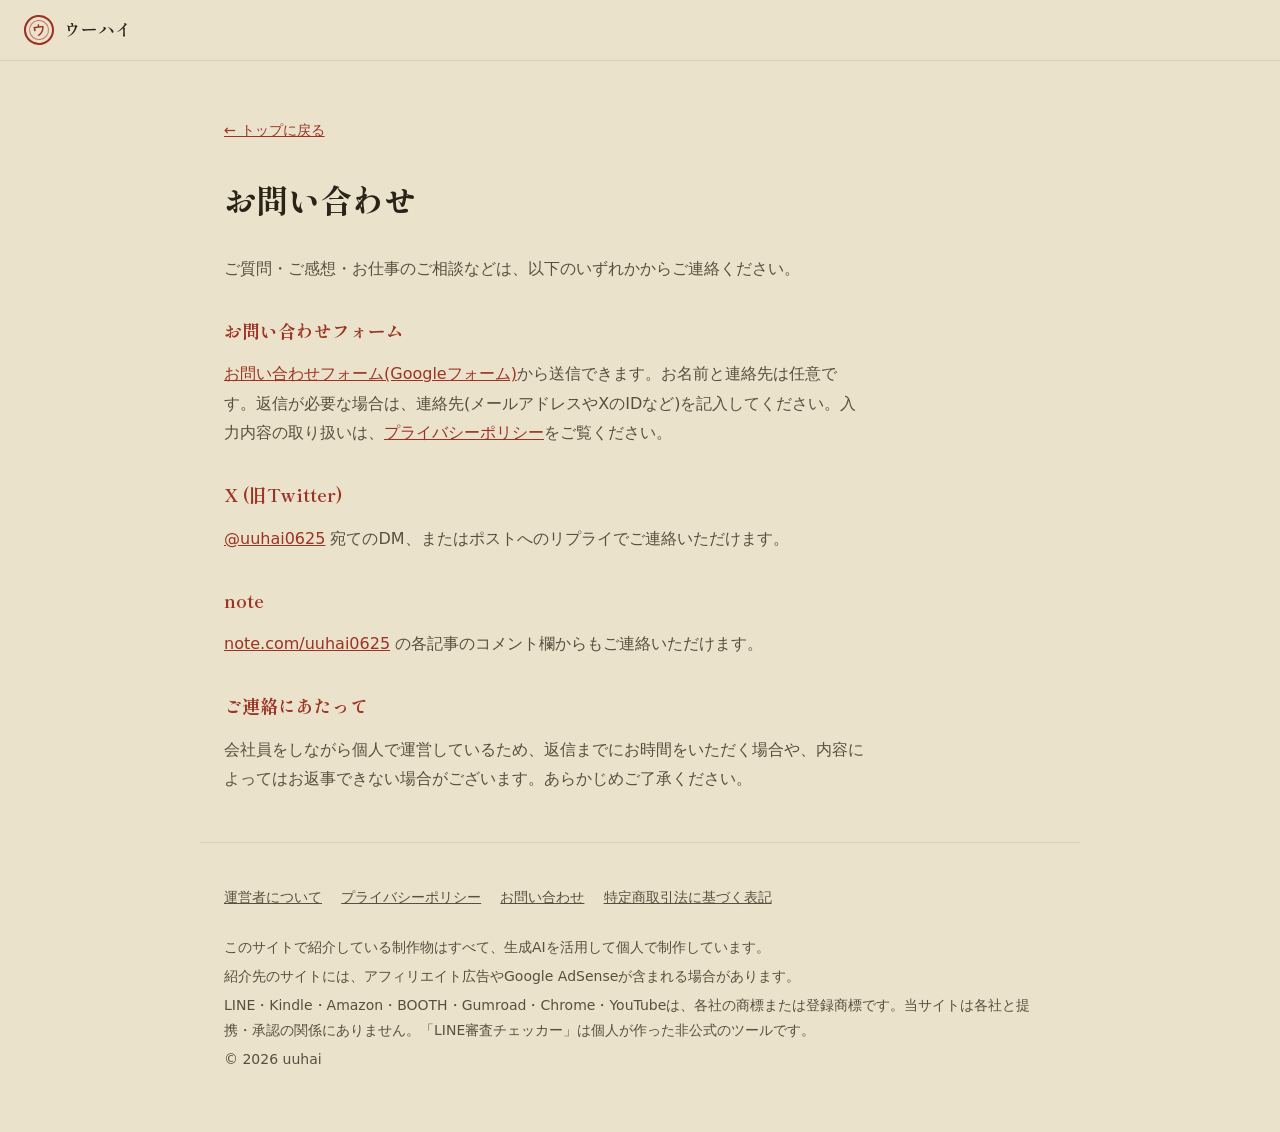
<file: contact.html>
<!DOCTYPE html>
<html lang="ja">
<head>
<script>
  (function() {
    var GA_ID = 'G-BXECWPFR73';
    var isLocalDev = ['localhost', '127.0.0.1', ''].includes(location.hostname);
    if (isLocalDev) return;
    var s = document.createElement('script');
    s.async = true;
    s.src = 'https://www.googletagmanager.com/gtag/js?id=' + GA_ID;
    document.head.appendChild(s);
    window.dataLayer = window.dataLayer || [];
    function gtag(){ dataLayer.push(arguments); }
    gtag('js', new Date());
    gtag('config', GA_ID);
  })();
</script>

<meta charset="UTF-8">
<meta name="viewport" content="width=device-width, initial-scale=1.0">
<title>お問い合わせ | ウーハイ</title>
<meta name="description" content="ウーハイ(uuhai0625)への連絡方法について。お問い合わせフォーム・X(旧Twitter)のDM・noteのコメント欄からご連絡いただけます。">
<link rel="canonical" href="https://uuhai0625.github.io/contact.html">
<link rel="preconnect" href="https://fonts.googleapis.com">
<link rel="preconnect" href="https://fonts.gstatic.com" crossorigin>
<!-- Mincho is subset to heading characters only (kana + ASCII + heading kanji). If a new heading uses a kanji not in this list it falls back to the system serif; regenerate this URL. -->
<link href="https://fonts.googleapis.com/css2?family=Shippori+Mincho:wght@600;800&amp;display=swap&amp;text=%20%21%22%23%24%25%26%27%28%29%2A%2B%2C-.%2F0123456789%3A%3B%3C%3D%3E%3F%40ABCDEFGHIJKLMNOPQRSTUVWXYZ%5B%5C%5D%5E_%60abcdefghijklmnopqrstuvwxyz%7B%7C%7D~%E2%80%A6%E3%80%81%E3%80%82%E3%80%8C%E3%80%8D%E3%80%8E%E3%80%8F%E3%80%9C%E3%81%81%E3%81%82%E3%81%83%E3%81%84%E3%81%85%E3%81%86%E3%81%87%E3%81%88%E3%81%89%E3%81%8A%E3%81%8B%E3%81%8C%E3%81%8D%E3%81%8E%E3%81%8F%E3%81%90%E3%81%91%E3%81%92%E3%81%93%E3%81%94%E3%81%95%E3%81%96%E3%81%97%E3%81%98%E3%81%99%E3%81%9A%E3%81%9B%E3%81%9C%E3%81%9D%E3%81%9E%E3%81%9F%E3%81%A0%E3%81%A1%E3%81%A2%E3%81%A3%E3%81%A4%E3%81%A5%E3%81%A6%E3%81%A7%E3%81%A8%E3%81%A9%E3%81%AA%E3%81%AB%E3%81%AC%E3%81%AD%E3%81%AE%E3%81%AF%E3%81%B0%E3%81%B1%E3%81%B2%E3%81%B3%E3%81%B4%E3%81%B5%E3%81%B6%E3%81%B7%E3%81%B8%E3%81%B9%E3%81%BA%E3%81%BB%E3%81%BC%E3%81%BD%E3%81%BE%E3%81%BF%E3%82%80%E3%82%81%E3%82%82%E3%82%83%E3%82%84%E3%82%85%E3%82%86%E3%82%87%E3%82%88%E3%82%89%E3%82%8A%E3%82%8B%E3%82%8C%E3%82%8D%E3%82%8E%E3%82%8F%E3%82%90%E3%82%91%E3%82%92%E3%82%93%E3%82%94%E3%82%95%E3%82%96%E3%82%A1%E3%82%A2%E3%82%A3%E3%82%A4%E3%82%A5%E3%82%A6%E3%82%A7%E3%82%A8%E3%82%A9%E3%82%AA%E3%82%AB%E3%82%AC%E3%82%AD%E3%82%AE%E3%82%AF%E3%82%B0%E3%82%B1%E3%82%B2%E3%82%B3%E3%82%B4%E3%82%B5%E3%82%B6%E3%82%B7%E3%82%B8%E3%82%B9%E3%82%BA%E3%82%BB%E3%82%BC%E3%82%BD%E3%82%BE%E3%82%BF%E3%83%80%E3%83%81%E3%83%82%E3%83%83%E3%83%84%E3%83%85%E3%83%86%E3%83%87%E3%83%88%E3%83%89%E3%83%8A%E3%83%8B%E3%83%8C%E3%83%8D%E3%83%8E%E3%83%8F%E3%83%90%E3%83%91%E3%83%92%E3%83%93%E3%83%94%E3%83%95%E3%83%96%E3%83%97%E3%83%98%E3%83%99%E3%83%9A%E3%83%9B%E3%83%9C%E3%83%9D%E3%83%9E%E3%83%9F%E3%83%A0%E3%83%A1%E3%83%A2%E3%83%A3%E3%83%A4%E3%83%A5%E3%83%A6%E3%83%A7%E3%83%A8%E3%83%A9%E3%83%AA%E3%83%AB%E3%83%AC%E3%83%AD%E3%83%AE%E3%83%AF%E3%83%B0%E3%83%B1%E3%83%B2%E3%83%B3%E3%83%B4%E3%83%B5%E3%83%B6%E3%83%B7%E3%83%B8%E3%83%B9%E3%83%BA%E3%83%BB%E3%83%BC%E4%BA%8B%E4%BA%BA%E4%BD%9C%E4%BF%A1%E5%80%8B%E5%85%8D%E5%88%87%E5%8B%95%E5%8F%96%E5%90%88%E5%91%8A%E5%95%8F%E5%A0%B1%E5%A4%89%E5%A4%96%E5%AD%90%E5%AE%9F%E5%BA%83%E5%BC%B5%E6%83%85%E6%89%B1%E6%8A%95%E6%8B%A1%E6%97%A7%E6%9B%B4%E6%9C%AC%E6%9E%90%E6%A8%A9%E6%A9%9F%E7%94%A8%E7%94%BB%E7%AE%97%E7%B5%A1%E7%B5%B5%E8%83%BD%E8%91%97%E8%A7%A3%E8%A8%88%E8%B2%AC%E8%B2%B7%E8%B3%87%E8%BF%B7%E9%80%81%E9%80%A3%E9%83%A8%E9%85%8D%E9%A0%85" rel="stylesheet">
<link rel="icon" href="/favicon.png" type="image/png" sizes="192x192">
<link rel="stylesheet" href="style.css?v=20261129d">
</head>
<body>
<a class="skip-link" href="#main">本文へ移動</a>

<header class="masthead">
  <a class="masthead-brand" href="index.html">
    <span class="seal seal--mini" aria-hidden="true"><span>ウ</span></span>
    <span class="masthead-name">ウーハイ</span>
  </a>
</header>

<main class="doc-main" id="main" tabindex="-1">
  <a class="back-link" href="index.html">← トップに戻る</a>
  <h1>お問い合わせ</h1>

  <p>ご質問・ご感想・お仕事のご相談などは、以下のいずれかからご連絡ください。</p>

  <h2>お問い合わせフォーム</h2>
  <p><a href="https://docs.google.com/forms/d/e/1FAIpQLSfAjBM2oKGkf0Fy3xqKOe3q5S6tgkCfN7wNGg_wC48Zg6e-vQ/viewform" target="_blank" rel="noopener">お問い合わせフォーム(Googleフォーム)</a>から送信できます。お名前と連絡先は任意です。返信が必要な場合は、連絡先(メールアドレスやXのIDなど)を記入してください。入力内容の取り扱いは、<a href="privacy.html">プライバシーポリシー</a>をご覧ください。</p>

  <h2>X (旧Twitter)</h2>
  <p><a href="https://x.com/uuhai0625" target="_blank" rel="noopener">@uuhai0625</a> 宛てのDM、またはポストへのリプライでご連絡いただけます。</p>

  <h2>note</h2>
  <p><a href="https://note.com/uuhai0625" target="_blank" rel="noopener">note.com/uuhai0625</a> の各記事のコメント欄からもご連絡いただけます。</p>

  <h2>ご連絡にあたって</h2>
  <p>会社員をしながら個人で運営しているため、返信までにお時間をいただく場合や、内容によってはお返事できない場合がございます。あらかじめご了承ください。</p>
</main>

<footer class="site-footer">
  <nav class="footer-nav" aria-label="フッターリンク">
    <a href="index.html#about">運営者について</a>
    <a href="privacy.html">プライバシーポリシー</a>
    <a href="contact.html" aria-current="page">お問い合わせ</a>
    <a href="tokushoho.html">特定商取引法に基づく表記</a>
  </nav>
  <p>このサイトで紹介している制作物はすべて、生成AIを活用して個人で制作しています。</p>
  <p>紹介先のサイトには、アフィリエイト広告やGoogle AdSenseが含まれる場合があります。</p>
  <p>LINE・Kindle・Amazon・BOOTH・Gumroad・Chrome・YouTubeは、各社の商標または登録商標です。当サイトは各社と提携・承認の関係にありません。「LINE審査チェッカー」は個人が作った非公式のツールです。</p>
  <p>&copy; 2026 uuhai</p>
</footer>

</body>
</html>
</file>
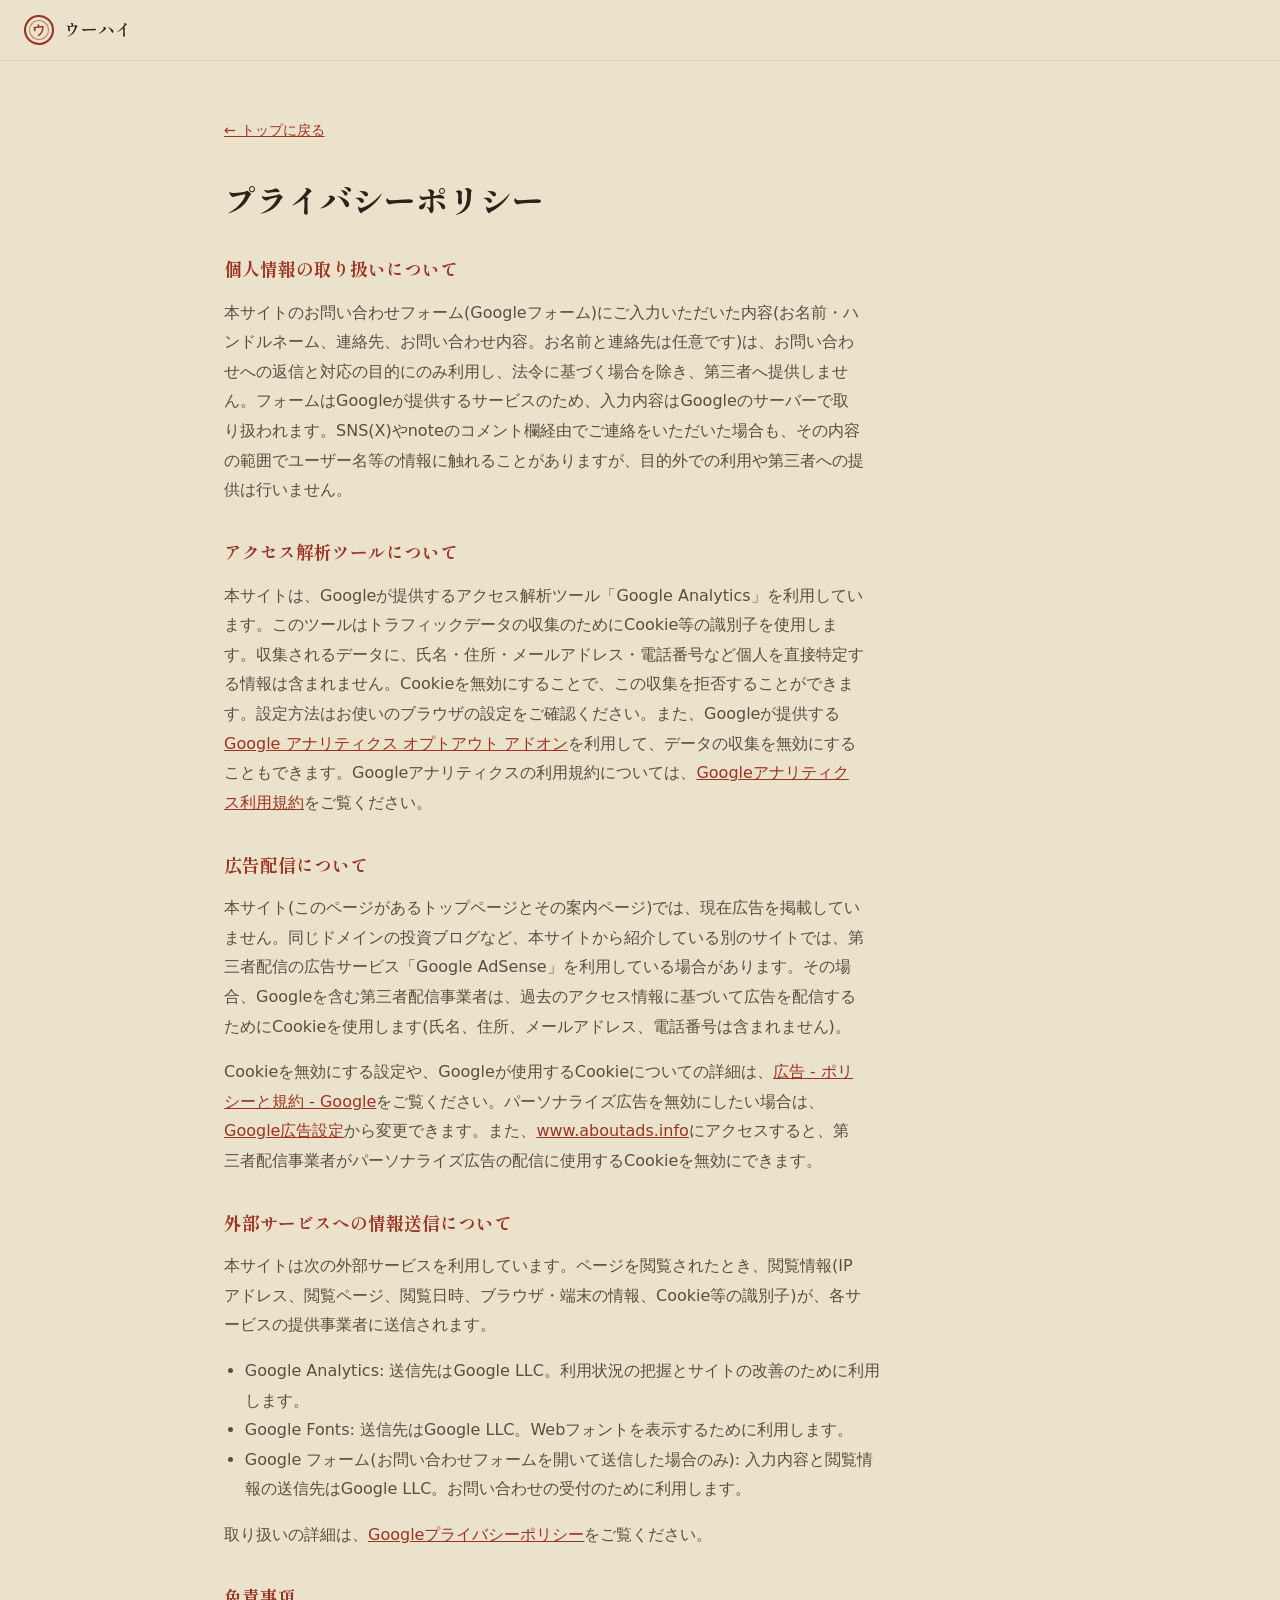
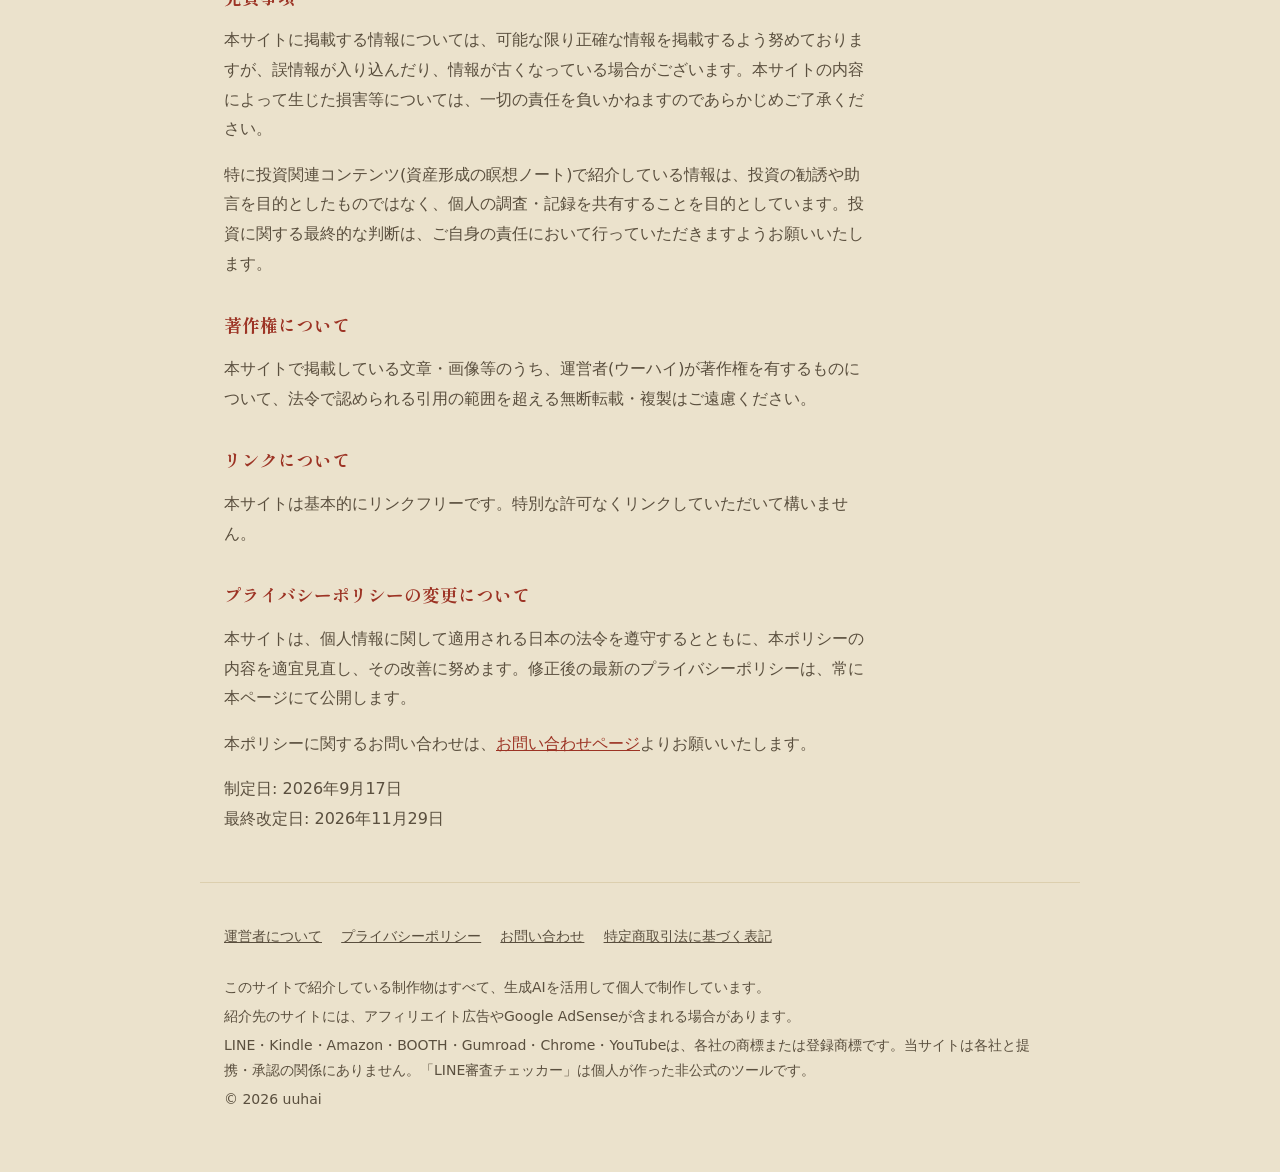
<file: privacy.html>
<!DOCTYPE html>
<html lang="ja">
<head>
<script>
  (function() {
    var GA_ID = 'G-BXECWPFR73';
    var isLocalDev = ['localhost', '127.0.0.1', ''].includes(location.hostname);
    if (isLocalDev) return;
    var s = document.createElement('script');
    s.async = true;
    s.src = 'https://www.googletagmanager.com/gtag/js?id=' + GA_ID;
    document.head.appendChild(s);
    window.dataLayer = window.dataLayer || [];
    function gtag(){ dataLayer.push(arguments); }
    gtag('js', new Date());
    gtag('config', GA_ID);
  })();
</script>

<meta charset="UTF-8">
<meta name="viewport" content="width=device-width, initial-scale=1.0">
<title>プライバシーポリシー | ウーハイ</title>
<meta name="description" content="ウーハイ(uuhai0625)が運営するポートフォリオサイトのプライバシーポリシー。Google Analytics・Google Fontsの利用、広告、Cookieの取り扱い、免責事項について記載しています。">
<link rel="canonical" href="https://uuhai0625.github.io/privacy.html">
<link rel="preconnect" href="https://fonts.googleapis.com">
<link rel="preconnect" href="https://fonts.gstatic.com" crossorigin>
<!-- Mincho is subset to heading characters only (kana + ASCII + heading kanji). If a new heading uses a kanji not in this list it falls back to the system serif; regenerate this URL. -->
<link href="https://fonts.googleapis.com/css2?family=Shippori+Mincho:wght@600;800&amp;display=swap&amp;text=%20%21%22%23%24%25%26%27%28%29%2A%2B%2C-.%2F0123456789%3A%3B%3C%3D%3E%3F%40ABCDEFGHIJKLMNOPQRSTUVWXYZ%5B%5C%5D%5E_%60abcdefghijklmnopqrstuvwxyz%7B%7C%7D~%E2%80%A6%E3%80%81%E3%80%82%E3%80%8C%E3%80%8D%E3%80%8E%E3%80%8F%E3%80%9C%E3%81%81%E3%81%82%E3%81%83%E3%81%84%E3%81%85%E3%81%86%E3%81%87%E3%81%88%E3%81%89%E3%81%8A%E3%81%8B%E3%81%8C%E3%81%8D%E3%81%8E%E3%81%8F%E3%81%90%E3%81%91%E3%81%92%E3%81%93%E3%81%94%E3%81%95%E3%81%96%E3%81%97%E3%81%98%E3%81%99%E3%81%9A%E3%81%9B%E3%81%9C%E3%81%9D%E3%81%9E%E3%81%9F%E3%81%A0%E3%81%A1%E3%81%A2%E3%81%A3%E3%81%A4%E3%81%A5%E3%81%A6%E3%81%A7%E3%81%A8%E3%81%A9%E3%81%AA%E3%81%AB%E3%81%AC%E3%81%AD%E3%81%AE%E3%81%AF%E3%81%B0%E3%81%B1%E3%81%B2%E3%81%B3%E3%81%B4%E3%81%B5%E3%81%B6%E3%81%B7%E3%81%B8%E3%81%B9%E3%81%BA%E3%81%BB%E3%81%BC%E3%81%BD%E3%81%BE%E3%81%BF%E3%82%80%E3%82%81%E3%82%82%E3%82%83%E3%82%84%E3%82%85%E3%82%86%E3%82%87%E3%82%88%E3%82%89%E3%82%8A%E3%82%8B%E3%82%8C%E3%82%8D%E3%82%8E%E3%82%8F%E3%82%90%E3%82%91%E3%82%92%E3%82%93%E3%82%94%E3%82%95%E3%82%96%E3%82%A1%E3%82%A2%E3%82%A3%E3%82%A4%E3%82%A5%E3%82%A6%E3%82%A7%E3%82%A8%E3%82%A9%E3%82%AA%E3%82%AB%E3%82%AC%E3%82%AD%E3%82%AE%E3%82%AF%E3%82%B0%E3%82%B1%E3%82%B2%E3%82%B3%E3%82%B4%E3%82%B5%E3%82%B6%E3%82%B7%E3%82%B8%E3%82%B9%E3%82%BA%E3%82%BB%E3%82%BC%E3%82%BD%E3%82%BE%E3%82%BF%E3%83%80%E3%83%81%E3%83%82%E3%83%83%E3%83%84%E3%83%85%E3%83%86%E3%83%87%E3%83%88%E3%83%89%E3%83%8A%E3%83%8B%E3%83%8C%E3%83%8D%E3%83%8E%E3%83%8F%E3%83%90%E3%83%91%E3%83%92%E3%83%93%E3%83%94%E3%83%95%E3%83%96%E3%83%97%E3%83%98%E3%83%99%E3%83%9A%E3%83%9B%E3%83%9C%E3%83%9D%E3%83%9E%E3%83%9F%E3%83%A0%E3%83%A1%E3%83%A2%E3%83%A3%E3%83%A4%E3%83%A5%E3%83%A6%E3%83%A7%E3%83%A8%E3%83%A9%E3%83%AA%E3%83%AB%E3%83%AC%E3%83%AD%E3%83%AE%E3%83%AF%E3%83%B0%E3%83%B1%E3%83%B2%E3%83%B3%E3%83%B4%E3%83%B5%E3%83%B6%E3%83%B7%E3%83%B8%E3%83%B9%E3%83%BA%E3%83%BB%E3%83%BC%E4%BA%8B%E4%BA%BA%E4%BD%9C%E4%BF%A1%E5%80%8B%E5%85%8D%E5%88%87%E5%8B%95%E5%8F%96%E5%90%88%E5%91%8A%E5%95%8F%E5%A0%B1%E5%A4%89%E5%A4%96%E5%AD%90%E5%AE%9F%E5%BA%83%E5%BC%B5%E6%83%85%E6%89%B1%E6%8A%95%E6%8B%A1%E6%97%A7%E6%9B%B4%E6%9C%AC%E6%9E%90%E6%A8%A9%E6%A9%9F%E7%94%A8%E7%94%BB%E7%AE%97%E7%B5%A1%E7%B5%B5%E8%83%BD%E8%91%97%E8%A7%A3%E8%A8%88%E8%B2%AC%E8%B2%B7%E8%B3%87%E8%BF%B7%E9%80%81%E9%80%A3%E9%83%A8%E9%85%8D%E9%A0%85" rel="stylesheet">
<link rel="icon" href="/favicon.png" type="image/png" sizes="192x192">
<link rel="stylesheet" href="style.css?v=20261129d">
</head>
<body>
<a class="skip-link" href="#main">本文へ移動</a>

<header class="masthead">
  <a class="masthead-brand" href="index.html">
    <span class="seal seal--mini" aria-hidden="true"><span>ウ</span></span>
    <span class="masthead-name">ウーハイ</span>
  </a>
</header>

<main class="doc-main" id="main" tabindex="-1">
  <a class="back-link" href="index.html">← トップに戻る</a>
  <h1>プライバシーポリシー</h1>

  <h2>個人情報の取り扱いについて</h2>
  <p>本サイトのお問い合わせフォーム(Googleフォーム)にご入力いただいた内容(お名前・ハンドルネーム、連絡先、お問い合わせ内容。お名前と連絡先は任意です)は、お問い合わせへの返信と対応の目的にのみ利用し、法令に基づく場合を除き、第三者へ提供しません。フォームはGoogleが提供するサービスのため、入力内容はGoogleのサーバーで取り扱われます。SNS(X)やnoteのコメント欄経由でご連絡をいただいた場合も、その内容の範囲でユーザー名等の情報に触れることがありますが、目的外での利用や第三者への提供は行いません。</p>

  <h2>アクセス解析ツールについて</h2>
  <p>本サイトは、Googleが提供するアクセス解析ツール「Google Analytics」を利用しています。このツールはトラフィックデータの収集のためにCookie等の識別子を使用します。収集されるデータに、氏名・住所・メールアドレス・電話番号など個人を直接特定する情報は含まれません。Cookieを無効にすることで、この収集を拒否することができます。設定方法はお使いのブラウザの設定をご確認ください。また、Googleが提供する<a href="https://tools.google.com/dlpage/gaoptout?hl=ja" target="_blank" rel="noopener">Google アナリティクス オプトアウト アドオン</a>を利用して、データの収集を無効にすることもできます。Googleアナリティクスの利用規約については、<a href="https://marketingplatform.google.com/about/analytics/terms/jp/" target="_blank" rel="noopener">Googleアナリティクス利用規約</a>をご覧ください。</p>

  <h2>広告配信について</h2>
  <p>本サイト(このページがあるトップページとその案内ページ)では、現在広告を掲載していません。同じドメインの投資ブログなど、本サイトから紹介している別のサイトでは、第三者配信の広告サービス「Google AdSense」を利用している場合があります。その場合、Googleを含む第三者配信事業者は、過去のアクセス情報に基づいて広告を配信するためにCookieを使用します(氏名、住所、メールアドレス、電話番号は含まれません)。</p>
  <p>Cookieを無効にする設定や、Googleが使用するCookieについての詳細は、<a href="https://policies.google.com/technologies/ads?hl=ja" target="_blank" rel="noopener">広告 - ポリシーと規約 - Google</a>をご覧ください。パーソナライズ広告を無効にしたい場合は、<a href="https://adssettings.google.com/" target="_blank" rel="noopener">Google広告設定</a>から変更できます。また、<a href="https://www.aboutads.info/" target="_blank" rel="noopener">www.aboutads.info</a>にアクセスすると、第三者配信事業者がパーソナライズ広告の配信に使用するCookieを無効にできます。</p>

  <h2>外部サービスへの情報送信について</h2>
  <p>本サイトは次の外部サービスを利用しています。ページを閲覧されたとき、閲覧情報(IPアドレス、閲覧ページ、閲覧日時、ブラウザ・端末の情報、Cookie等の識別子)が、各サービスの提供事業者に送信されます。</p>
  <ul>
    <li>Google Analytics: 送信先はGoogle LLC。利用状況の把握とサイトの改善のために利用します。</li>
    <li>Google Fonts: 送信先はGoogle LLC。Webフォントを表示するために利用します。</li>
    <li>Google フォーム(お問い合わせフォームを開いて送信した場合のみ): 入力内容と閲覧情報の送信先はGoogle LLC。お問い合わせの受付のために利用します。</li>
  </ul>
  <p>取り扱いの詳細は、<a href="https://policies.google.com/privacy?hl=ja" target="_blank" rel="noopener">Googleプライバシーポリシー</a>をご覧ください。</p>

  <h2>免責事項</h2>
  <p>本サイトに掲載する情報については、可能な限り正確な情報を掲載するよう努めておりますが、誤情報が入り込んだり、情報が古くなっている場合がございます。本サイトの内容によって生じた損害等については、一切の責任を負いかねますのであらかじめご了承ください。</p>
  <p>特に投資関連コンテンツ(資産形成の瞑想ノート)で紹介している情報は、投資の勧誘や助言を目的としたものではなく、個人の調査・記録を共有することを目的としています。投資に関する最終的な判断は、ご自身の責任において行っていただきますようお願いいたします。</p>

  <h2>著作権について</h2>
  <p>本サイトで掲載している文章・画像等のうち、運営者(ウーハイ)が著作権を有するものについて、法令で認められる引用の範囲を超える無断転載・複製はご遠慮ください。</p>

  <h2>リンクについて</h2>
  <p>本サイトは基本的にリンクフリーです。特別な許可なくリンクしていただいて構いません。</p>

  <h2>プライバシーポリシーの変更について</h2>
  <p>本サイトは、個人情報に関して適用される日本の法令を遵守するとともに、本ポリシーの内容を適宜見直し、その改善に努めます。修正後の最新のプライバシーポリシーは、常に本ページにて公開します。</p>
  <p>本ポリシーに関するお問い合わせは、<a href="contact.html">お問い合わせページ</a>よりお願いいたします。</p>
  <p>制定日: 2026年9月17日<br>最終改定日: 2026年11月29日</p>
</main>

<footer class="site-footer">
  <nav class="footer-nav" aria-label="フッターリンク">
    <a href="index.html#about">運営者について</a>
    <a href="privacy.html" aria-current="page">プライバシーポリシー</a>
    <a href="contact.html">お問い合わせ</a>
    <a href="tokushoho.html">特定商取引法に基づく表記</a>
  </nav>
  <p>このサイトで紹介している制作物はすべて、生成AIを活用して個人で制作しています。</p>
  <p>紹介先のサイトには、アフィリエイト広告やGoogle AdSenseが含まれる場合があります。</p>
  <p>LINE・Kindle・Amazon・BOOTH・Gumroad・Chrome・YouTubeは、各社の商標または登録商標です。当サイトは各社と提携・承認の関係にありません。「LINE審査チェッカー」は個人が作った非公式のツールです。</p>
  <p>&copy; 2026 uuhai</p>
</footer>

</body>
</html>
</file>
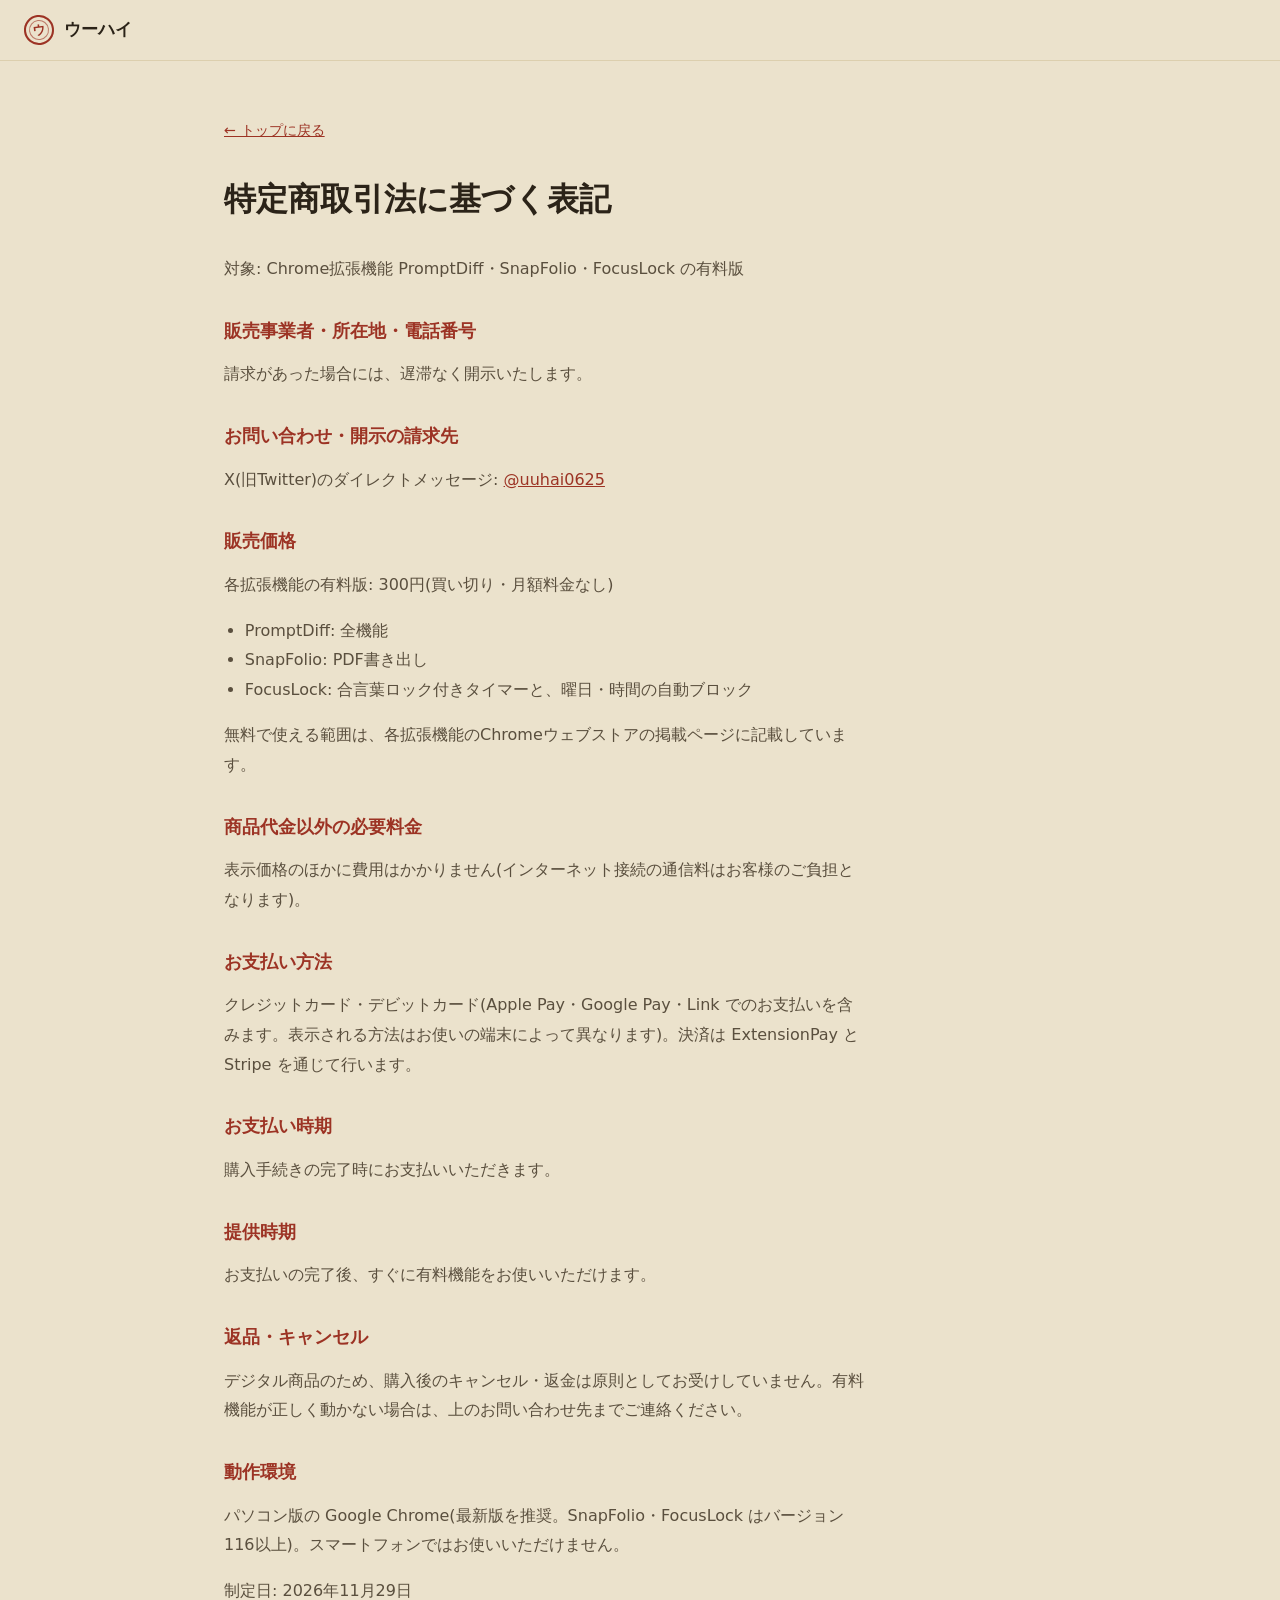
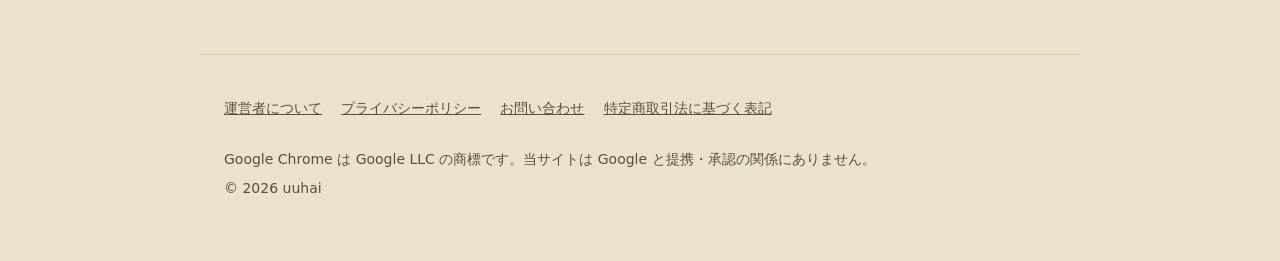
<file: tokushoho.html>
<!DOCTYPE html>
<html lang="ja">
<head>
<script>
  (function() {
    var GA_ID = 'G-BXECWPFR73';
    var isLocalDev = ['localhost', '127.0.0.1', ''].includes(location.hostname);
    if (isLocalDev) return;
    var s = document.createElement('script');
    s.async = true;
    s.src = 'https://www.googletagmanager.com/gtag/js?id=' + GA_ID;
    document.head.appendChild(s);
    window.dataLayer = window.dataLayer || [];
    function gtag(){ dataLayer.push(arguments); }
    gtag('js', new Date());
    gtag('config', GA_ID);
  })();
</script>

<meta charset="UTF-8">
<meta name="viewport" content="width=device-width, initial-scale=1.0">
<title>特定商取引法に基づく表記 | ウーハイ</title>
<meta name="description" content="ウーハイ(uuhai0625)のChrome拡張機能(PromptDiff・SnapFolio・FocusLock)の有料版についての、特定商取引法に基づく表記です。">
<link rel="canonical" href="https://uuhai0625.github.io/tokushoho.html">
<link rel="icon" href="/favicon.png" type="image/png" sizes="192x192">
<link rel="stylesheet" href="style.css?v=20261129d">
</head>
<body>
<a class="skip-link" href="#main">本文へ移動</a>

<header class="masthead">
  <a class="masthead-brand" href="index.html">
    <span class="seal seal--mini" aria-hidden="true"><span>ウ</span></span>
    <span class="masthead-name">ウーハイ</span>
  </a>
</header>

<main class="doc-main" id="main" tabindex="-1">
  <a class="back-link" href="index.html">← トップに戻る</a>
  <h1>特定商取引法に基づく表記</h1>
  <p>対象: Chrome拡張機能 PromptDiff・SnapFolio・FocusLock の有料版</p>

  <h2>販売事業者・所在地・電話番号</h2>
  <p>請求があった場合には、遅滞なく開示いたします。</p>

  <h2>お問い合わせ・開示の請求先</h2>
  <p>X(旧Twitter)のダイレクトメッセージ: <a href="https://x.com/uuhai0625" target="_blank" rel="noopener">@uuhai0625</a></p>

  <h2>販売価格</h2>
  <p>各拡張機能の有料版: 300円(買い切り・月額料金なし)</p>
  <ul>
    <li>PromptDiff: 全機能</li>
    <li>SnapFolio: PDF書き出し</li>
    <li>FocusLock: 合言葉ロック付きタイマーと、曜日・時間の自動ブロック</li>
  </ul>
  <p>無料で使える範囲は、各拡張機能のChromeウェブストアの掲載ページに記載しています。</p>

  <h2>商品代金以外の必要料金</h2>
  <p>表示価格のほかに費用はかかりません(インターネット接続の通信料はお客様のご負担となります)。</p>

  <h2>お支払い方法</h2>
  <p>クレジットカード・デビットカード(Apple Pay・Google Pay・Link でのお支払いを含みます。表示される方法はお使いの端末によって異なります)。決済は ExtensionPay と Stripe を通じて行います。</p>

  <h2>お支払い時期</h2>
  <p>購入手続きの完了時にお支払いいただきます。</p>

  <h2>提供時期</h2>
  <p>お支払いの完了後、すぐに有料機能をお使いいただけます。</p>

  <h2>返品・キャンセル</h2>
  <p>デジタル商品のため、購入後のキャンセル・返金は原則としてお受けしていません。有料機能が正しく動かない場合は、上のお問い合わせ先までご連絡ください。</p>

  <h2>動作環境</h2>
  <p>パソコン版の Google Chrome(最新版を推奨。SnapFolio・FocusLock はバージョン116以上)。スマートフォンではお使いいただけません。</p>

  <p>制定日: 2026年11月29日</p>
</main>

<footer class="site-footer">
  <nav class="footer-nav" aria-label="フッターリンク">
    <a href="index.html#about">運営者について</a>
    <a href="privacy.html">プライバシーポリシー</a>
    <a href="contact.html">お問い合わせ</a>
    <a href="tokushoho.html" aria-current="page">特定商取引法に基づく表記</a>
  </nav>
  <p>Google Chrome は Google LLC の商標です。当サイトは Google と提携・承認の関係にありません。</p>
  <p>&copy; 2026 uuhai</p>
</footer>

</body>
</html>
</file>
<file: style.css>
/* 2026-11-29 redesign: light paper by default (NN/g: light text is easier for most readers),
   dark when the OS asks for it. Body 16px / line-height 1.75 (Digital Agency design system),
   rows at least 56px tall (WCAG 2.5.5 / HIG 44pt / Material 48dp). Hanko seal + Mincho headings kept as the brand. */
:root {
  --bg: #ebe2cc;
  --surface: #fffdf6;
  --surface-hover: #f7eedb;
  --line: #dccfae;
  --text: #2b2318;
  --text-dim: #5a4f3e;
  --seal: #9c3324;
  --accent: #9c3324;
  --focus: #9c3324;
  --shadow: 0 1px 2px rgba(60, 40, 20, 0.06), 0 4px 14px rgba(60, 40, 20, 0.06);
  --header-bg: rgba(235, 226, 204, 0.96);
  --avatar-bg: #ffffff;
  --on-accent: #ffffff;
  --max-width: 880px;
  --text-width: 40em;
  font-size: 100%;
  color-scheme: light dark;
}

@media (prefers-color-scheme: dark) {
  :root {
    --bg: #1d1a15;
    --surface: #27221b;
    --surface-hover: #312a21;
    --line: #3e362a;
    --text: #ede5d0;
    --text-dim: #b8ac93;
    --seal: #ef8a57;
    --accent: #ef8a57;
    --focus: #ef8a57;
    --shadow: 0 1px 2px rgba(0, 0, 0, 0.3);
    --header-bg: rgba(29, 26, 21, 0.96);
    --avatar-bg: #f6f1e5;
    --on-accent: #1d1a15;
  }
}

* { box-sizing: border-box; }

html { scroll-padding-top: 5rem; }

body {
  margin: 0;
  background: var(--bg);
  color: var(--text);
  /* system Japanese gothic: no web font download for body text (was ~870KB) */
  font-family: "Hiragino Sans", "Hiragino Kaku Gothic ProN", Meiryo, "Yu Gothic UI", "Yu Gothic", "Noto Sans JP", system-ui, sans-serif;
  font-size: 1rem;
  line-height: 1.75;
  -webkit-font-smoothing: antialiased;
  text-size-adjust: 100%;
}

h1, h2 {
  font-family: "Shippori Mincho", "Hiragino Mincho ProN", serif;
  color: var(--text);
  line-height: 1.4;
}

a { color: inherit; }

:focus-visible {
  outline: 3px solid var(--focus);
  outline-offset: 2px;
}

.skip-link {
  position: absolute;
  left: -9999px;
  top: 0;
  z-index: 100;
  padding: 0.7rem 1.1rem;
  background: var(--surface);
  color: var(--text);
  font-weight: 700;
  text-decoration: none;
  border-radius: 0 0 6px 0;
}
.skip-link:focus { left: 0; }

main:focus { outline: none; }

/* ---------- Hanko seal mark ---------- */

.seal {
  width: 96px;
  height: 96px;
  border-radius: 50%;
  border: 3px solid var(--seal);
  display: flex;
  align-items: center;
  justify-content: center;
  position: relative;
  margin: 0 0 1.4rem;
  transform: rotate(-7deg);
  flex-shrink: 0;
  animation: stamp-down 0.55s cubic-bezier(0.2, 0.7, 0.3, 1) both;
}
.seal::before {
  content: "";
  position: absolute;
  inset: -5px;
  border: 2px solid var(--seal);
  border-radius: 50%;
  opacity: 0.3;
  transform: rotate(9deg);
}
.seal::after {
  content: "";
  position: absolute;
  inset: 6px;
  border: 1px solid var(--seal);
  border-radius: 50%;
  opacity: 0.6;
}
.seal span {
  font-family: inherit;
  font-weight: 700;
  font-size: 2.2rem;
  color: var(--seal);
  line-height: 1;
}
.seal--mini {
  width: 30px;
  height: 30px;
  margin: 0;
  border-width: 2px;
  animation: none;
}
.seal--mini::before { inset: -2px; }
.seal--mini::after { inset: 3px; }
.seal--mini span { font-size: 0.8rem; }

@keyframes stamp-down {
  0% { transform: rotate(-7deg) scale(1.6); opacity: 0; }
  65% { transform: rotate(-7deg) scale(0.94); opacity: 1; }
  100% { transform: rotate(-7deg) scale(1); opacity: 1; }
}

/* ---------- Masthead ---------- */

.masthead {
  position: sticky;
  top: 0;
  z-index: 10;
  display: flex;
  align-items: center;
  gap: 1.25rem;
  padding: 0.5rem 1.5rem;
  background: var(--header-bg);
  border-bottom: 1px solid var(--line);
}
.masthead-brand {
  display: flex;
  align-items: center;
  gap: 0.6rem;
  min-height: 44px;
  text-decoration: none;
  flex-shrink: 0;
}
.masthead-name {
  font-family: "Shippori Mincho", serif;
  font-size: 1.05rem;
  font-weight: 600;
}
.toc-wrap {
  position: relative;
  flex: 1;
  min-width: 0;
  overflow: hidden;
}
.toc-wrap::after {
  content: "";
  position: absolute;
  top: 0;
  right: 0;
  bottom: 0;
  width: 36px;
  background: linear-gradient(to right, transparent, var(--bg) 70%);
  pointer-events: none;
  transition: opacity 0.15s ease;
}
.toc-wrap::before {
  content: "\203A"; content: "\203A" / "";
  position: absolute;
  right: 2px;
  top: 50%;
  transform: translateY(-50%);
  color: var(--accent);
  font-size: 1.2rem;
  font-weight: 700;
  z-index: 1;
  pointer-events: none;
  transition: opacity 0.15s ease;
}
.toc-wrap--end::after,
.toc-wrap--end::before { opacity: 0; }
.toc {
  display: flex;
  gap: 1.2rem;
  overflow-x: auto;
  scrollbar-width: none;
}
.toc::-webkit-scrollbar { display: none; }
.toc a {
  display: flex;
  align-items: center;
  min-height: 44px;
  color: var(--text-dim);
  text-decoration: none;
  font-size: 0.9rem;
  white-space: nowrap;
  border-bottom: 2px solid transparent;
  transition: color 0.15s ease, border-color 0.15s ease;
}
.toc a:hover,
.toc a.is-active {
  color: var(--text);
  border-color: var(--accent);
}
.toc a:focus-visible { outline-offset: -3px; }
.lang-switch {
  flex-shrink: 0;
  display: inline-flex;
  align-items: center;
  min-height: 44px;
  color: var(--text-dim);
  text-decoration: none;
  font-size: 0.875rem;
  padding: 0 0.7rem;
  border: 1px solid var(--line);
  border-radius: 6px;
  white-space: nowrap;
}
.lang-switch:hover { color: var(--accent); border-color: var(--accent); }

/* ---------- Hero ---------- */

.hero {
  max-width: var(--max-width);
  margin: 0 auto;
  padding: 3.5rem 1.5rem 2rem;
  display: flex;
  align-items: flex-start;
  justify-content: space-between;
  gap: 2.5rem;
}
.hero-text {
  display: flex;
  flex-direction: column;
  align-items: flex-start;
  min-width: 0;
}
.hero h1 {
  font-size: clamp(2rem, 5vw, 2.7rem);
  margin: 0 0 0.8rem;
  font-weight: 800;
}
.tagline {
  color: var(--text-dim);
  font-size: 1.05rem;
  max-width: 30em;
  margin: 0 0 1.4rem;
}
.social-links {
  display: flex;
  flex-wrap: wrap;
  gap: 0.5rem;
}
.social-links a {
  display: inline-flex;
  align-items: center;
  min-height: 44px;
  padding: 0 1rem;
  color: var(--text);
  text-decoration: none;
  font-size: 0.92rem;
  background: var(--surface);
  border: 1px solid var(--line);
  border-radius: 999px;
  transition: border-color 0.15s ease, color 0.15s ease;
}
.social-links a:hover { color: var(--accent); border-color: var(--accent); }

.id-card {
  background: var(--surface);
  border: 1px solid var(--line);
  border-radius: 4px;
  width: 160px;
  padding: 10px 10px 12px;
  box-shadow: var(--shadow);
  transform: rotate(3deg);
  flex-shrink: 0;
  margin-top: 0.5rem;
}
.id-photo {
  aspect-ratio: 4 / 5;
  overflow: hidden;
  border-radius: 6px;
  background: var(--avatar-bg);
}
.id-photo img {
  width: 100%;
  height: 100%;
  object-fit: cover;
  object-position: center 12%;
  display: block;
}
.id-name {
  font-family: "Shippori Mincho", serif;
  font-weight: 700;
  font-size: 0.98rem;
  margin: 0.5rem 0 0;
  text-align: center;
}
.id-role {
  color: var(--text-dim);
  font-size: 0.875rem;
  margin: 0;
  text-align: center;
}

.hero-cta {
  display: flex;
  flex-wrap: wrap;
  gap: 0.6rem;
}
.cta {
  display: inline-flex;
  align-items: center;
  min-height: 48px;
  padding: 0 1.2rem;
  border-radius: 4px;
  border: 1px solid var(--accent);
  color: var(--accent);
  background: var(--surface);
  font-weight: 700;
  text-decoration: none;
}
.cta::after { content: "›"; content: "›" / ""; margin-left: 0.3rem; }
.cta:hover { background: var(--surface-hover); }
.cta--primary { background: var(--accent); color: var(--on-accent); }
.cta--primary:focus-visible { outline-color: var(--text); outline-offset: 3px; }
.cta--primary:hover { background: var(--accent); filter: brightness(1.08); }

.social-block {
  max-width: var(--max-width);
  margin: -1.6rem auto 2.4rem;
}
.social-block .social-links { padding: 0 1.5rem; margin-top: 0.5rem; }

/* ---------- Quicklinks (category tiles) ---------- */

.quicklinks-label {
  max-width: var(--max-width);
  margin: 0 auto;
  padding: 0 1.5rem;
  color: var(--text-dim);
  font-size: 0.875rem;
  font-weight: 700;
  letter-spacing: 0.04em;
}
.quicklinks {
  max-width: var(--max-width);
  margin: 0.6rem auto 3rem;
  padding: 0 1.5rem;
  display: grid;
  grid-template-columns: repeat(3, 1fr);
  gap: 0.6rem;
}
.quicklink {
  background: var(--surface);
  border: 1px solid var(--line);
  border-radius: 4px;
  padding: 0.85rem 1rem;
  min-height: 56px;
  text-decoration: none;
  box-shadow: var(--shadow);
  display: grid;
  grid-template-columns: auto 1fr;
  column-gap: 0.6rem;
  align-content: start;
  transition: border-color 0.15s ease, background 0.15s ease;
}
.quicklink:hover { border-color: var(--accent); background: var(--surface-hover); }
.quicklink-no {
  font-size: 0.875rem;
  font-weight: 700;
  color: var(--seal);
  font-variant-numeric: tabular-nums;
  line-height: 1.9;
}
.quicklink-title {
  font-family: "Shippori Mincho", "Hiragino Mincho ProN", serif;
  font-weight: 700;
  color: var(--text);
  font-size: 1rem;
  line-height: 1.5;
}
.quicklink-desc {
  grid-column: 2;
  color: var(--text-dim);
  font-size: 0.875rem;
  line-height: 1.55;
}

/* ---------- Main / entries ---------- */

main {
  max-width: var(--max-width);
  margin: 0 auto;
  padding: 1rem 1.5rem 2rem;
}
.entry {
  margin-bottom: 3.5rem;
  scroll-margin-top: 4.5rem;
}
.entry-head {
  display: flex;
  align-items: center;
  gap: 1rem;
  margin: 0 0 0.6rem;
  padding-bottom: 0.6rem;
  border-bottom: 3px double var(--seal);
}
.entry-head-text {
  display: flex;
  align-items: baseline;
  gap: 0.7rem;
}
.pinned-photo {
  width: 56px;
  height: 56px;
  flex-shrink: 0;
  overflow: hidden;
  border-radius: 4px;
  border: 1px solid var(--line);
}
.pinned-photo img {
  width: 100%;
  height: 100%;
  object-fit: cover;
  display: block;
}
.folio {
  font-size: 0.9rem;
  font-weight: 700;
  color: var(--seal);
  font-variant-numeric: tabular-nums;
}
.entry h2 {
  font-size: 1.5rem;
  margin: 0;
  font-weight: 600;
}
.lead {
  color: var(--text-dim);
  margin: 0.8rem 0 1.2rem;
  max-width: var(--text-width);
  font-size: 1rem;
}
.lead a { color: var(--accent); }

.sheet {
  background: var(--surface);
  border: 1px solid var(--line);
  border-radius: 4px;
  overflow: hidden;
  box-shadow: var(--shadow);
}
.row {
  display: flex;
  align-items: center;
  gap: 1rem;
  min-height: 56px;
  padding: 0.9rem 1.2rem;
  text-decoration: none;
  border-bottom: 1px solid var(--line);
  transition: background 0.12s ease;
}
.sheet .row:last-child { border-bottom: none; }
a.row:hover { background: var(--surface-hover); }
a.row:focus-visible {
  outline: 3px solid var(--focus);
  outline-offset: -3px;
  background: var(--surface-hover);
}
.row-avatar {
  position: relative;
  width: 52px;
  height: 52px;
  flex-shrink: 0;
  border-radius: 4px;
  background: var(--avatar-bg);
  border: 1px solid var(--line);
  display: flex;
  align-items: center;
  justify-content: center;
}
.row-avatar img {
  width: 100%;
  height: 100%;
  object-fit: contain;
  border-radius: 7px;
}
.row-avatar .stamp {
  position: absolute;
  bottom: -3px;
  right: -3px;
  border: 2px solid var(--surface);
}
.stamp {
  width: 10px;
  height: 10px;
  border-radius: 50%;
  flex-shrink: 0;
}
.stamp--live { background: var(--seal); }
.stamp--wip { border: 1.5px solid var(--text-dim); background: transparent; }
.stamp--review { border: 1.5px dashed var(--seal); background: transparent; }
.row-body {
  display: flex;
  flex-direction: column;
  gap: 0.1rem;
  flex-grow: 1;
  min-width: 0;
}
.row-title {
  color: var(--text);
  font-weight: 700;
  font-size: 1rem;
  line-height: 1.5;
}
.row-desc {
  color: var(--text-dim);
  font-size: 0.9rem;
  line-height: 1.6;
}
.row-meta {
  color: var(--accent);
  font-weight: 700;
  font-size: 0.92rem;
  flex-shrink: 0;
}
.row-status {
  color: var(--accent);
  font-size: 0.875rem;
  font-weight: 700;
  flex-shrink: 0;
  white-space: nowrap;
}
.row-status::after { content: " \203A"; content: " \203A" / ""; }
div.row .row-status { color: var(--text-dim); font-weight: 400; }
div.row .row-status::after { content: none; }

/* ---------- Tool index (details) ---------- */

.tool-index {
  background: var(--surface);
  border: 1px solid var(--line);
  border-radius: 4px;
  padding: 0 1.2rem;
  margin-top: 1rem;
  box-shadow: var(--shadow);
}
.tool-index-title {
  display: flex;
  align-items: center;
  min-height: 56px;
  font-size: 1rem;
  font-weight: 700;
  cursor: pointer;
}
.tool-index-title::before { content: "▸"; content: "▸" / ""; margin-right: 0.5rem; color: var(--seal); }
.tool-index[open] > .tool-index-title::before { content: "▾"; content: "▾" / ""; }
.tool-index-title::-webkit-details-marker { display: none; }
.tool-index[open] { padding-bottom: 1.1rem; }
.tool-index h3 {
  margin: 1rem 0 0.2rem;
  font-size: 0.875rem;
  color: var(--seal);
  letter-spacing: 0.04em;
}
.tool-index ul {
  list-style: none;
  margin: 0;
  padding: 0;
  display: grid;
  grid-template-columns: repeat(auto-fill, minmax(15rem, 1fr));
  gap: 0 1.2rem;
}
.tool-index a {
  display: inline-flex;
  align-items: center;
  min-height: 44px;
  padding: 0;
  font-size: 0.94rem;
  color: var(--text);
  text-decoration: underline;
  text-decoration-color: var(--line);
  text-underline-offset: 3px;
}
.tool-index a:hover { color: var(--accent); text-decoration-color: currentColor; }

/* ---------- About meta / FAQ ---------- */

.about-meta {
  background: var(--surface);
  border: 1px solid var(--line);
  border-radius: 4px;
  padding: 1rem 1.2rem;
  display: flex;
  flex-direction: column;
  gap: 0.5rem;
  max-width: var(--text-width);
  margin: 0 0 1.6rem;
}
.about-meta > div { display: flex; gap: 1rem; }
.about-meta dt {
  color: var(--text-dim);
  font-size: 0.875rem;
  width: 5.5rem;
  flex-shrink: 0;
  margin: 0;
}
.about-meta dd { font-size: 0.94rem; margin: 0; }
.about-meta dd a { color: var(--accent); font-weight: 700; }

.faq {
  max-width: var(--text-width);
  margin: 0;
  padding: 0;
}
.faq-item { margin: 0 0 1.2rem; }
.faq-item dt {
  font-weight: 700;
  font-size: 1rem;
  margin: 0 0 0.25rem;
}
.faq-item dt::before { content: "Q. "; color: var(--seal); }
.faq-item dd { color: var(--text-dim); font-size: 0.95rem; margin: 0; }
.faq-item dd::before { content: "A. "; }

/* ---------- Standalone doc pages (privacy / contact / tokushoho) ---------- */

.doc-main {
  max-width: var(--max-width);
  margin: 0 auto;
  padding: 3rem 1.5rem 2rem;
}
.back-link {
  display: inline-flex;
  align-items: center;
  min-height: 44px;
  margin-bottom: 1.5rem;
  color: var(--text-dim);
  font-size: 0.9rem;
}
.back-link:hover { color: var(--accent); }
.doc-main h1 {
  font-size: clamp(1.6rem, 4vw, 2rem);
  margin: 0 0 2rem;
  font-weight: 800;
}
.doc-main h2 {
  color: var(--seal);
  font-size: 1.1rem;
  margin: 2.2rem 0 0.6rem;
}
.doc-main p,
.doc-main li {
  color: var(--text-dim);
  font-size: 1rem;
  line-height: 1.85;
  max-width: var(--text-width);
}
.doc-main ul { padding-left: 1.3rem; margin: 0 0 1rem; }
.doc-main a { color: var(--accent); }

/* ---------- Footer ---------- */

.site-footer {
  max-width: var(--max-width);
  margin: 0 auto;
  padding: 2rem 1.5rem 3.5rem;
  border-top: 1px solid var(--line);
  color: var(--text-dim);
  font-size: 0.875rem;
}
.footer-nav {
  display: flex;
  flex-wrap: wrap;
  gap: 0.2rem 1.2rem;
  margin: 0 0 1rem;
}
.footer-nav a {
  display: inline-flex;
  align-items: center;
  min-height: 44px;
  color: var(--text-dim);
}
.footer-nav a:hover { color: var(--accent); }
.site-footer p { margin: 0.3rem 0; }

/* ---------- Responsive ---------- */

@media (max-width: 700px) {
  .quicklinks { grid-template-columns: repeat(2, 1fr); }
  .quicklink:last-child:nth-child(odd) { grid-column: 1 / -1; }
}

@media (max-width: 640px) {
  .masthead { gap: 0.8rem; padding: 0.35rem 1rem; }
  .toc { gap: 1rem; }

  /* First screen: name + one line + all category tiles */
  .hero { padding: 1.6rem 1rem 1.2rem; display: block; }
  .hero-text {
    display: grid;
    grid-template-columns: auto 1fr;
    column-gap: 0.9rem;
    align-items: center;
  }
  .seal:not(.seal--mini) { width: 56px; height: 56px; margin: 0; }
  .seal:not(.seal--mini) span { font-size: 1.35rem; }
  .hero h1 { margin: 0; font-size: 1.9rem; }
  .tagline, .hero-cta { grid-column: 1 / -1; }
  .cta { flex: 1 1 12rem; justify-content: center; }
  .social-block .social-links { padding: 0 1rem; }
  .tagline { font-size: 1rem; margin: 0.8rem 0 0.9rem; }
  .social-links { gap: 0.4rem; }
  .social-links a { padding: 0 0.75rem; font-size: 0.875rem; }
  .quicklinks { margin-bottom: 2.4rem; }
  .id-card { display: none; }

  .quicklinks-label, .quicklinks { padding: 0 1rem; }
  .quicklink { padding: 0.7rem 0.75rem; column-gap: 0.4rem; }
  .quicklink-title { font-size: 0.95rem; }
  .quicklink-desc { grid-column: 1 / -1; font-size: 0.875rem; }

  main { padding: 1rem 1rem 2rem; }
  .row { flex-wrap: wrap; padding: 0.85rem 1rem; }
  .row-meta,
  .row-status {
    margin-left: calc(10px + 1rem);
    flex-basis: calc(100% - 10px - 1rem);
    margin-top: 0.2rem;
  }
  .row:has(.row-avatar) .row-meta,
  .row:has(.row-avatar) .row-status { margin-left: calc(52px + 1rem); flex-basis: calc(100% - 52px - 1rem); }
  .row-body { flex: 1 1 0; }
  .pinned-photo { width: 48px; height: 48px; }
  .site-footer { padding: 2rem 1rem 3rem; }
}

@media (prefers-reduced-motion: reduce) {
  .seal { animation: none; }
  *, *::before, *::after { transition: none !important; }
}
</file>
